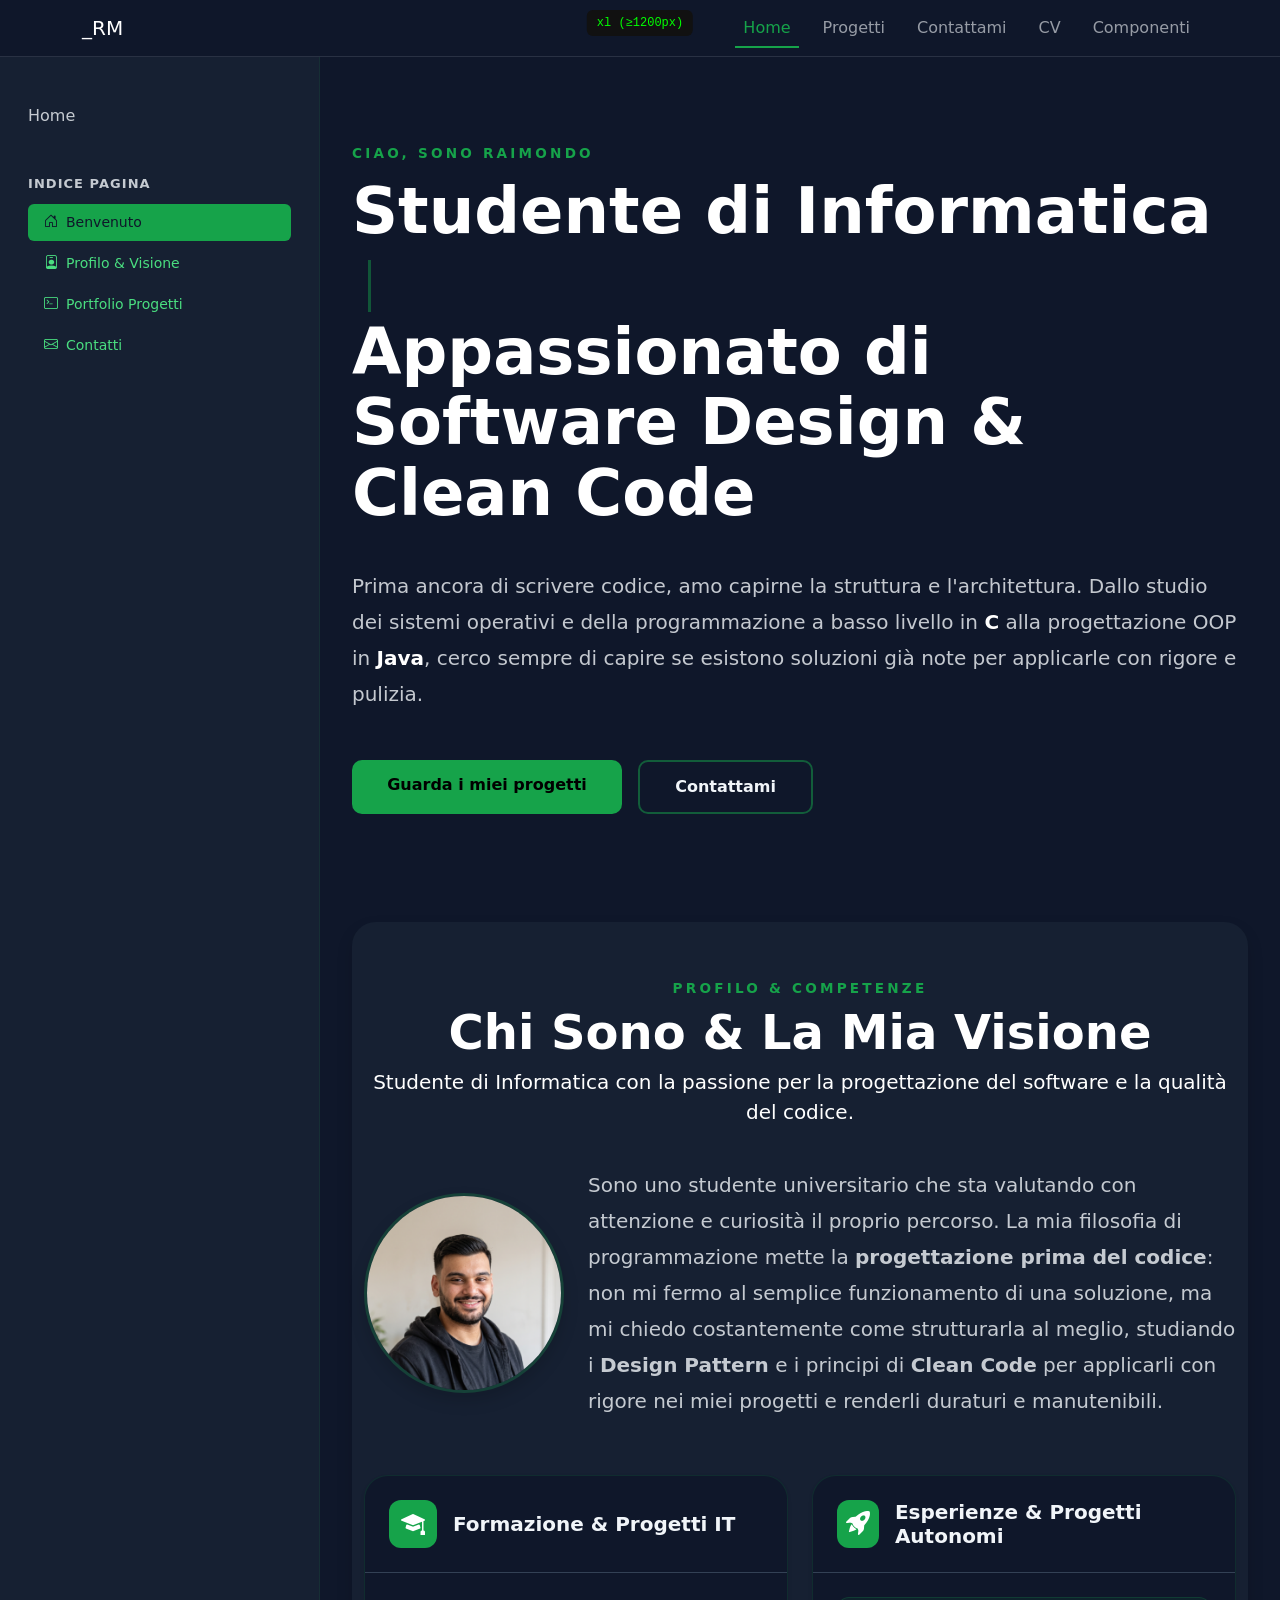
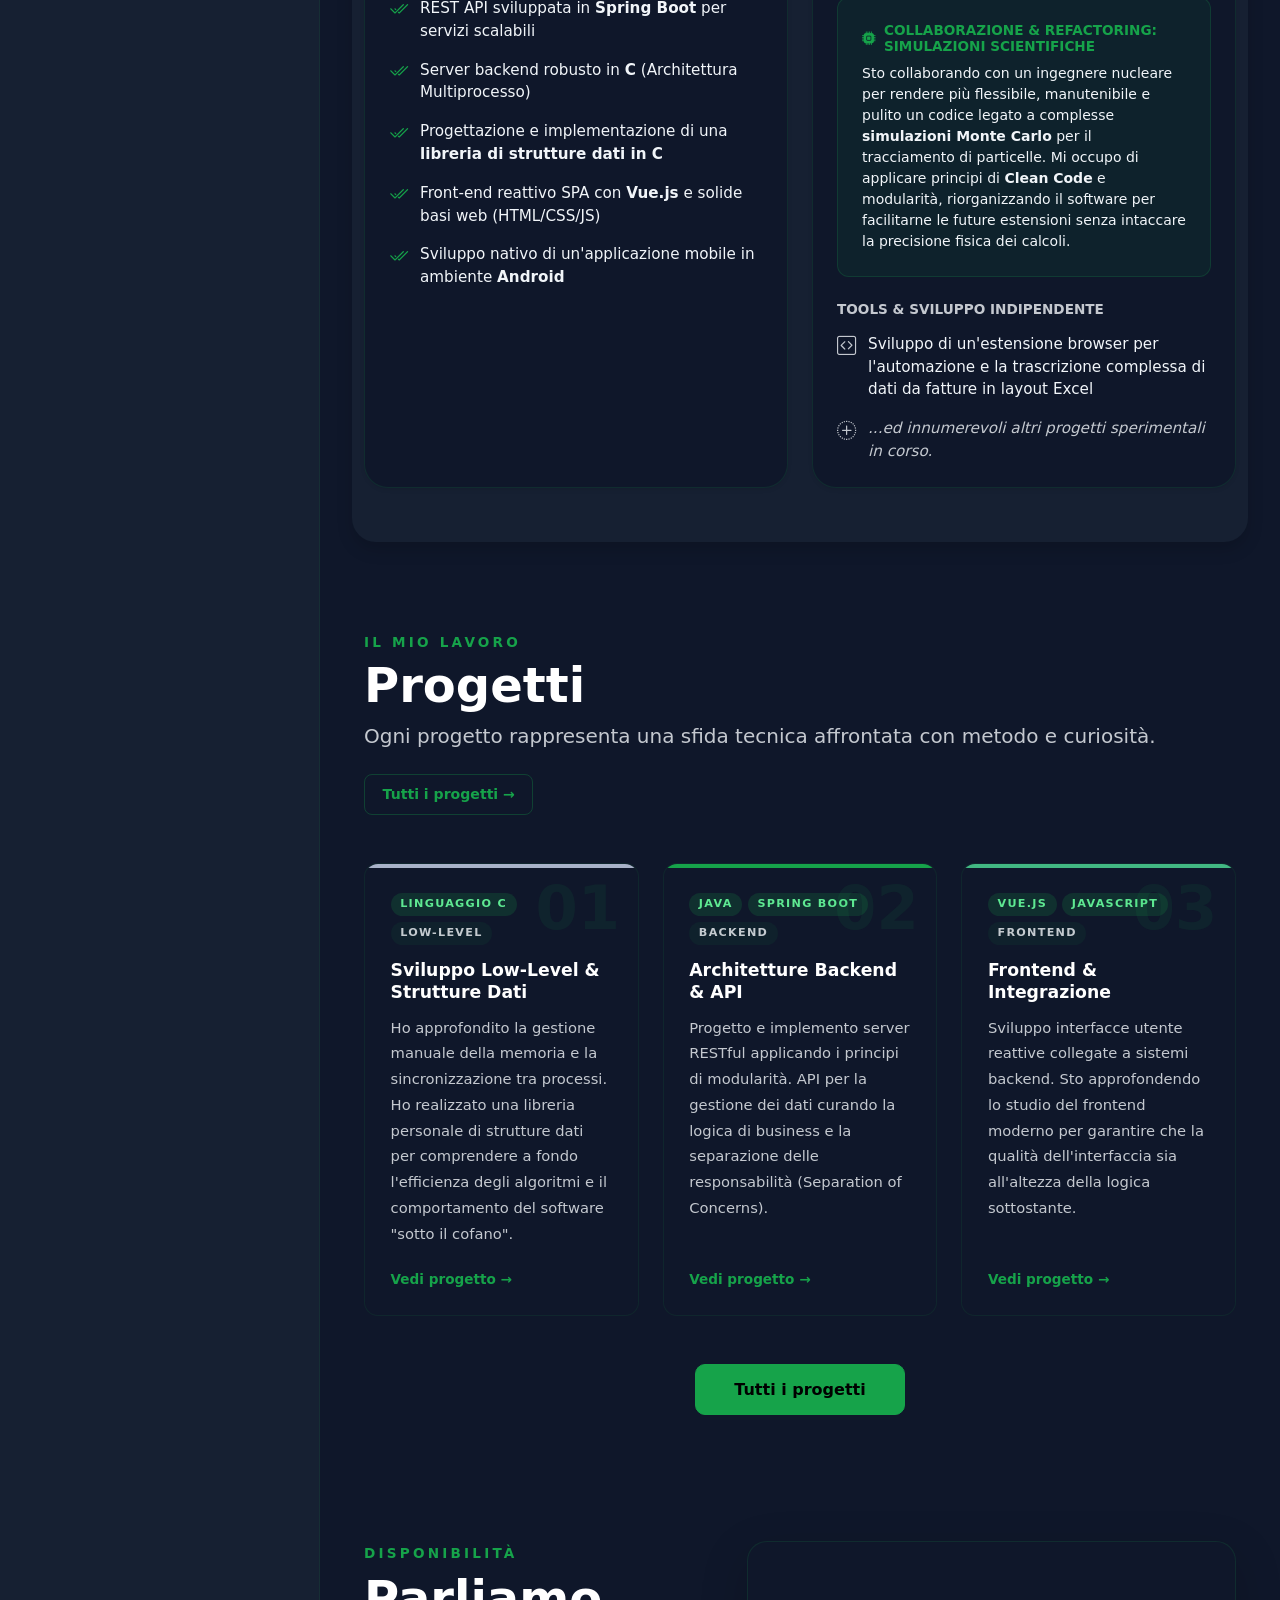
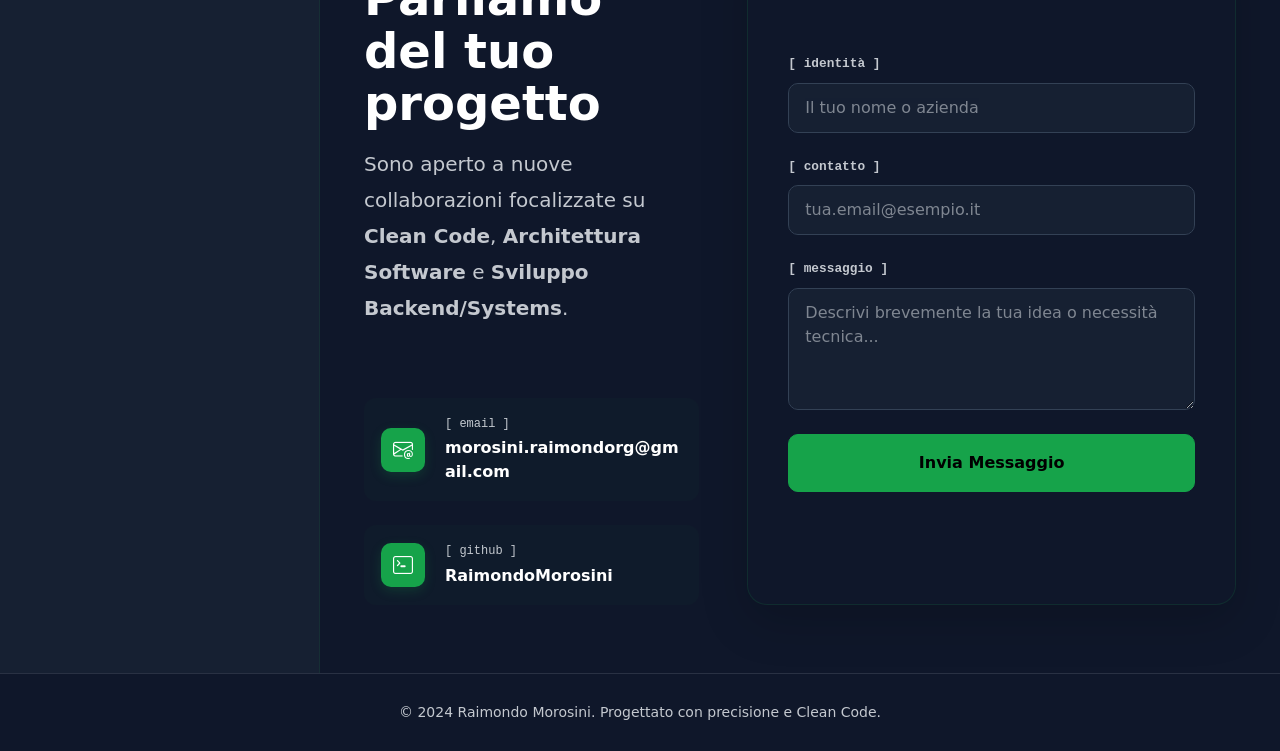
<file: index.html>
<!doctype html>
<html lang="it">
  <head>
    <meta charset="utf-8" />
    <meta name="viewport" content="width=device-width, initial-scale=1" />
    <title>Studente di Informatica - Raimondo Morosini</title>
    <meta
      name="description"
      content="Portfolio di Raimondo Morosini, Junior Software Developer specializzato in Clean Code e Design Patterns. Scopri i miei progetti Java, C e Vue.js."
    />
    <link
      rel="canonical"
      href="https://raimondomorosini.github.io/responsive-portfolio-bootstrap/"
    />

    <link rel="preconnect" href="https://cdn.jsdelivr.net" crossorigin />

    <link href="assets/css/style.css" rel="stylesheet" />

    <link
      rel="stylesheet"
      href="https://cdn.jsdelivr.net/npm/bootstrap-icons@1.13.1/font/bootstrap-icons.min.css"
    />
    <script
      defer
      src="https://cdn.jsdelivr.net/npm/bootstrap@5.3.8/dist/js/bootstrap.bundle.min.js"
    ></script>





    <meta name="theme-color" content="#111318" />

    <link rel="icon" type="image/x-icon" href="./assets/favicon/favicon.ico" />
    <link
      rel="icon"
      type="image/png"
      sizes="32x32"
      href="./assets/favicon/favicon-32x32.png"
    />
    <link
      rel="icon"
      type="image/png"
      sizes="16x16"
      href="./assets/favicon/favicon-16x16.png"
    />

    <link
      rel="apple-touch-icon"
      sizes="180x180"
      href="./assets/favicon/apple-touch-icon.png"
    />

    <link rel="manifest" href="./assets/favicon/site.webmanifest" />

    <meta property="og:type" content="website" />
    <meta
      property="og:url"
      content="https://raimondomorosini.github.io/responsive-portfolio-bootstrap/"
    />
    <meta
      property="og:title"
      content="Raimondo Morosini - Junior Software Developer"
    />
    <meta
      property="og:description"
      content="Appassionato di Clean Code & Design Patterns. Analizzo problemi, disegno schemi e scrivo codice manutenibile."
    />
    <meta
      property="og:image"
      content="https://raimondomorosini.github.io/responsive-portfolio-bootstrap/assets/img/og-image.png"
    />

    <meta property="twitter:card" content="summary_large_image" />
    <meta
      property="twitter:url"
      content="https://raimondomorosini.github.io/responsive-portfolio-bootstrap/"
    />
    <meta
      property="twitter:title"
      content="Raimondo Morosini - Junior Software Developer"
    />
    <meta
      property="twitter:description"
      content="Appassionato di Clean Code & Design Patterns. Analizzo problemi, disegno schemi e scrivo codice manutenibile."
    />
    <meta
      property="twitter:image"
      content="https://raimondomorosini.github.io/responsive-portfolio-bootstrap/assets/img/og-image.png"
    />

    <meta name="google-site-verification" content="jqnumigBTqJ3IXRle-d_pkZ7Vtcr_v7Mt3KGMdzn3Pk" />

    <script type="application/ld+json">
      {
        "@context": "https://schema.org",
        "@type": "Person",
        "name": "Raimondo Morosini",
        "jobTitle": "Junior Software Developer",
        "url": "https://raimondomorosini.github.io/responsive-portfolio-bootstrap/",
        "sameAs": ["https://github.com/RaimondoMorosini"],
        "description": "Junior Software Developer appassionato di Clean Code, Design Patterns e Architettura Software.",
        "knowsAbout": [
          "Java",
          "Spring Boot",
          "C",
          "Vue.js",
          "Clean Code",
          "Design Patterns"
        ]
      }
    </script>
  </head>
  <body data-bs-spy="scroll" data-bs-target="#sectionNav" data-bs-offset="120">
    <a
      href="#main-content"
      class="c-skip-link visually-hidden-focusable"
    >
      Salta al contenuto principale
    </a>

    <div class="devTest" aria-hidden="true"></div>

    <header class="sticky-top l-header">
      <div class="container">
        <nav class="navbar navbar-expand-lg" aria-label="Menu principale">
          <a class="navbar-brand d-flex align-items-center" href="./">
            <span>_RM</span>
          </a>

          <button
            class="navbar-toggler ms-auto"
            type="button"
            data-bs-toggle="collapse"
            data-bs-target="#mainNav"
            aria-controls="mainNav"
            aria-expanded="false"
            aria-label="Apri menu di navigazione"
          >
            <span class="navbar-toggler-icon"></span>
          </button>

          <div class="collapse navbar-collapse" id="mainNav">
            <ul class="navbar-nav ms-auto">
              <li class="nav-item">
                <a class="nav-link active" aria-current="page" href="./"
                  >Home</a
                >
              </li>
              <li class="nav-item">
                <a class="nav-link" href="progetti/">Progetti</a>
              </li>
              <li class="nav-item">
                <a class="nav-link" href="contatti/">Contattami</a>
              </li>
              <li class="nav-item">
                <a class="nav-link" href="cv/">CV</a>
              </li>
              <li class="nav-item">
                <a class="nav-link" href="laboratorio/">Componenti</a>
              </li>
            </ul>
          </div>
        </nav>
      </div>
    </header>
    <div class="container-fluid">
      <div class="row align-items-stretch">
        <aside
          class="l-sidebar col-12 col-lg-3"
          aria-label="Navigazione secondaria"
        >
          <div class="l-sidebar__inner">
            <nav aria-label="Percorso di navigazione">
              <ol class="breadcrumb m-0 small">
                <li
                  class="breadcrumb-item active text-truncate"
                  aria-current="page"
                >
                  Home
                </li>
              </ol>
            </nav>

            <div class="l-sidebar__section mt-4">
              <h3 id="sidebar-nav-title" class="l-sidebar__section-title">
                Indice Pagina
              </h3>
              <nav
                id="sectionNav"
                class="nav flex-column nav-pills small gap-1"
                aria-labelledby="sidebar-nav-title"
              >
                <a class="nav-link d-flex align-items-center px-3" href="#hero">
                  <i class="bi bi-house-door me-2" aria-hidden="true"></i>
                  Benvenuto
                </a>
                <a
                  class="nav-link d-flex align-items-center px-3"
                  href="#chi-sono"
                >
                  <i class="bi bi-person-badge me-2" aria-hidden="true"></i>
                  Profilo & Visione
                </a>
                <a
                  class="nav-link d-flex align-items-center px-3"
                  href="#projects"
                >
                  <i class="bi bi-terminal me-2" aria-hidden="true"></i>
                  Portfolio Progetti
                </a>
                <a
                  class="nav-link d-flex align-items-center px-3"
                  href="contatti/"
                >
                  <i class="bi bi-envelope me-2" aria-hidden="true"></i>
                  Contatti
                </a>
              </nav>
            </div>
          </div>
        </aside>

        <main
          id="main-content"
          class="l-main-content col-12 col-lg-9"
          tabindex="-1"
        >
          <section id="hero" class="c-hero" aria-labelledby="hero-title">
            <div class="c-hero__content">
              <header class="c-hero__header">
                <span class="c-hero__badge">Ciao, sono Raimondo</span>
                <h1 id="hero-title" class="c-hero__title">
                  Studente di Informatica
                  <span class="c-hero__title-divider" aria-hidden="true"></span>
                  <span class="c-hero__title-focus"
                    >Appassionato di Software Design & Clean Code</span
                  >
                </h1>
              </header>

              <p class="c-hero__description">
                Prima ancora di scrivere codice, amo capirne la struttura e l'architettura.
                Dallo studio dei sistemi operativi e della programmazione a basso livello in <strong>C</strong>
                alla progettazione OOP in <strong>Java</strong>, cerco sempre di capire se esistono soluzioni già note
                per applicarle con rigore e pulizia.
              </p>

              <div class="c-hero__actions">
                <a href="#projects" class="btn btn-primary c-btn-hero">
                  Guarda i miei progetti
                </a>

                <a
                  href="contatti/"
                  class="btn btn-outline-primary c-btn-hero c-btn-hero--secondary"
                >
                  Contattami
                </a>
              </div>
            </div>
          </section>

          <section
            class="c-about"
            id="chi-sono"
            aria-labelledby="about-heading"
          >
            <div class="container">
              <header class="c-about__header">
                <span class="c-about__badge">Profilo &amp; Competenze</span>
                <h2 id="about-heading" class="c-about__title">
                  Chi Sono &amp; La Mia Visione
                </h2>
                <p class="c-about__lead">
                  Studente di Informatica con la passione per la progettazione del software e la qualità del codice.
                </p>
              </header>

              <div class="c-about__profile row align-items-center g-4 justify-content-center">
                <div class="col-12 col-md-4 col-lg-3 text-center">
                  <img
                    src="assets/img/FotoProfilo.jpg"
                    alt="Ritratto di Raimondo Morosini"
                    class="c-about__image"
                    loading="lazy"
                    width="200"
                    height="200"
                  />
                </div>
                <div class="col-12 col-md-8 col-lg-9">
                  <p class="c-about__description">
                    Sono uno studente universitario che sta valutando con attenzione e curiosità il proprio percorso.
                    La mia filosofia di programmazione mette la <strong>progettazione prima del codice</strong>:
                    non mi fermo al semplice funzionamento di una soluzione, ma mi chiedo costantemente come strutturarla al meglio,
                    studiando i <strong>Design Pattern</strong> e i principi di <strong>Clean Code</strong> per applicarli con rigore
                    nei miei progetti e renderli duraturi e manutenibili.
                  </p>
                </div>
              </div>

              <div class="row g-4">
                <div class="col-12 col-lg-6">
                  <article class="c-feature-card">
                    <div class="c-feature-card__header">
                      <div class="c-feature-card__icon-box">
                        <i
                          class="bi bi-mortarboard-fill"
                          aria-hidden="true"
                        ></i>
                      </div>
                      <h3 class="c-feature-card__title">
                        Formazione & Progetti IT
                      </h3>
                    </div>
                    <div class="c-feature-card__body">
                      <ul class="c-feature-card__list">
                        <li class="c-feature-card__item">
                          <i class="bi bi-check2-all" aria-hidden="true"></i>
                          <span
                            >REST API sviluppata in
                            <strong>Spring Boot</strong> per servizi
                            scalabili</span
                          >
                        </li>
                        <li class="c-feature-card__item">
                          <i class="bi bi-check2-all" aria-hidden="true"></i>
                          <span
                            >Server backend robusto in
                            <strong>C</strong> (Architettura
                            Multiprocesso)</span
                          >
                        </li>
                        <li class="c-feature-card__item">
                          <i class="bi bi-check2-all" aria-hidden="true"></i>
                          <span
                            >Progettazione e implementazione di una
                            <strong
                              >libreria di strutture dati in C</strong
                            ></span
                          >
                        </li>
                        <li class="c-feature-card__item">
                          <i class="bi bi-check2-all" aria-hidden="true"></i>
                          <span
                            >Front-end reattivo SPA con
                            <strong>Vue.js</strong> e solide basi web
                            (HTML/CSS/JS)</span
                          >
                        </li>
                        <li class="c-feature-card__item">
                          <i class="bi bi-check2-all" aria-hidden="true"></i>
                          <span
                            >Sviluppo nativo di un'applicazione mobile in
                            ambiente <strong>Android</strong></span
                          >
                        </li>
                      </ul>
                    </div>
                  </article>
                </div>

                <div class="col-12 col-lg-6">
                  <article class="c-feature-card">
                    <div class="c-feature-card__header">
                      <div class="c-feature-card__icon-box">
                        <i
                          class="bi bi-rocket-takeoff-fill"
                          aria-hidden="true"
                        ></i>
                      </div>
                      <h3 class="c-feature-card__title">
                        Esperienze & Progetti Autonomi
                      </h3>
                    </div>
                    <div class="c-feature-card__body">
                      <div class="c-feature-card__highlight">
                        <h4 class="c-feature-card__sub-title">
                          <i class="bi bi-cpu-fill" aria-hidden="true"></i>
                          Collaborazione &amp; Refactoring: Simulazioni Scientifiche
                        </h4>
                        <p class="c-feature-card__text--small">
                          Sto collaborando con un ingegnere nucleare per rendere più flessibile, manutenibile e pulito
                          un codice legato a complesse <strong>simulazioni Monte Carlo</strong> per il tracciamento di particelle.
                          Mi occupo di applicare principi di <strong>Clean Code</strong> e modularità,
                          riorganizzando il software per facilitarne le future estensioni senza intaccare la precisione fisica dei calcoli.
                        </p>
                      </div>

                      <div>
                        <h4 class="c-feature-card__extra-title">
                          Tools & Sviluppo Indipendente
                        </h4>
                        <ul class="c-feature-card__list">
                          <li class="c-feature-card__item">
                            <i
                              class="bi bi-code-square c-feature-card__icon--secondary"
                              aria-hidden="true"
                            ></i>
                            <span
                              >Sviluppo di un'estensione browser per
                              l'automazione e la trascrizione complessa di dati
                              da fatture in layout Excel</span
                            >
                          </li>
                          <li
                            class="c-feature-card__item c-feature-card__item--muted"
                          >
                            <i
                              class="bi bi-plus-circle-dotted"
                              aria-hidden="true"
                            ></i>
                            <span
                              >...ed innumerevoli altri progetti sperimentali in
                              corso.</span
                            >
                          </li>
                        </ul>
                      </div>
                    </div>
                  </article>
                </div>
              </div>
            </div>
          </section>
          <section
            id="projects"
            class="c-projects"
            aria-labelledby="projects-heading"
          >
            <div class="container">
              <div class="c-projects__header mb-5">
                <div class="c-projects__header-text">
                  <span class="c-projects__badge">Il mio lavoro</span>
                  <h2 id="projects-heading" class="c-projects__title">
                    Progetti
                  </h2>
                  <p class="c-projects__subtitle">
                    Ogni progetto rappresenta una sfida tecnica affrontata con
                    metodo e curiosità.
                  </p>
                </div>
                <a href="progetti/" class="c-projects__cta-top"
                  >Tutti i progetti <span aria-hidden="true">→</span></a
                >
              </div>

              <div class="row g-4">
                <div class="col-12 col-md-6 col-lg-4">
                  <article class="c-project-card c-project-card--c">
                    <div class="c-project-card__accent-bar"></div>
                    <div class="c-project-card__body">
                      <div class="c-project-card__tags">
                        <span
                          class="c-project-card__tag c-project-card__tag--primary"
                          >Linguaggio C</span
                        >
                        <span
                          class="c-project-card__tag c-project-card__tag--muted"
                          >Low-Level</span
                        >
                      </div>
                      <h3 class="c-project-card__title">
                        Sviluppo Low-Level & Strutture Dati
                      </h3>
                      <p class="c-project-card__desc">
                        Ho approfondito la gestione manuale della memoria e la
                        sincronizzazione tra processi. Ho realizzato una
                        libreria personale di strutture dati per comprendere a
                        fondo l'efficienza degli algoritmi e il comportamento
                        del software "sotto il cofano".
                      </p>
                      <a
                        href="progetti/c-library/"
                        class="c-project-card__link"
                      >
                        Vedi progetto
                        <span class="visually-hidden"
                          >Sviluppo Low-Level e Strutture Dati</span
                        >
                        <span
                          class="c-project-card__link-arrow"
                          aria-hidden="true"
                          >→</span
                        >
                      </a>
                    </div>
                  </article>
                </div>

                <div class="col-12 col-md-6 col-lg-4">
                  <article class="c-project-card c-project-card--java">
                    <div class="c-project-card__accent-bar"></div>
                    <div class="c-project-card__body">
                      <div class="c-project-card__tags">
                        <span
                          class="c-project-card__tag c-project-card__tag--primary"
                          >Java</span
                        >
                        <span
                          class="c-project-card__tag c-project-card__tag--primary"
                          >Spring Boot</span
                        >
                        <span
                          class="c-project-card__tag c-project-card__tag--muted"
                          >Backend</span
                        >
                      </div>
                      <h3 class="c-project-card__title">
                        Architetture Backend & API
                      </h3>
                      <p class="c-project-card__desc">
                        Progetto e implemento server RESTful applicando i
                        principi di modularità. API per la gestione dei dati
                        curando la logica di business e la separazione delle
                        responsabilità (Separation of Concerns).
                      </p>
                      <a
                        href="progetti/spring-api/"
                        class="c-project-card__link"
                      >
                        Vedi progetto
                        <span class="visually-hidden"
                          >Architetture Backend e API</span
                        >
                        <span
                          class="c-project-card__link-arrow"
                          aria-hidden="true"
                          >→</span
                        >
                      </a>
                    </div>
                  </article>
                </div>

                <div class="col-12 col-md-6 col-lg-4 mx-md-auto">
                  <article class="c-project-card c-project-card--vue">
                    <div class="c-project-card__accent-bar"></div>
                    <div class="c-project-card__body">
                      <div class="c-project-card__tags">
                        <span
                          class="c-project-card__tag c-project-card__tag--primary"
                          >Vue.js</span
                        >
                        <span
                          class="c-project-card__tag c-project-card__tag--primary"
                          >JavaScript</span
                        >
                        <span
                          class="c-project-card__tag c-project-card__tag--muted"
                          >Frontend</span
                        >
                      </div>
                      <h3 class="c-project-card__title">
                        Frontend & Integrazione
                      </h3>
                      <p class="c-project-card__desc">
                        Sviluppo interfacce utente reattive collegate a sistemi
                        backend. Sto approfondendo lo studio del frontend
                        moderno per garantire che la qualità dell'interfaccia
                        sia all'altezza della logica sottostante.
                      </p>
                      <a
                        href="progetti/vue-frontend/"
                        class="c-project-card__link"
                      >
                        Vedi progetto
                        <span class="visually-hidden"
                          >Frontend e Integrazione</span
                        >
                        <span
                          class="c-project-card__link-arrow"
                          aria-hidden="true"
                          >→</span
                        >
                      </a>
                    </div>
                  </article>
                </div>
              </div>

              <div class="c-projects__actions text-center mt-5">
                <a
                  href="progetti/"
                  class="btn btn-primary c-projects__cta-main"
                >
                  Tutti i progetti
                </a>
              </div>
            </div>
          </section>

          <section
            id="contact"
            class="c-contact"
            aria-labelledby="contact-heading"
          >
            <div class="container">
              <div class="row g-5 align-items-stretch">
                <div class="col-12 col-lg-5">
                  <div class="c-contact__info">
                    <div class="row g-4 align-items-center">
                      <div class="col-12 col-md-6 col-lg-12">
                        <header class="mb-4">
                          <span class="c-contact__badge">Disponibilità</span>
                          <h2 id="contact-heading" class="c-contact__title">
                            Parliamo del tuo progetto
                          </h2>
                          <p class="c-contact__description">
                            Sono aperto a nuove collaborazioni focalizzate su
                            <strong>Clean Code</strong>,
                            <strong>Architettura Software</strong> e
                            <strong>Sviluppo Backend/Systems</strong>.
                          </p>
                        </header>
                      </div>

                      <div class="col-12 col-md-6 col-lg-12">
                        <div class="c-contact__channels">
                          <div class="c-contact__node">
                            <div class="c-contact__node-icon">
                              <i
                                class="bi bi-envelope-at"
                                aria-hidden="true"
                              ></i>
                            </div>
                            <div class="c-contact__node-body">
                              <span class="c-contact__node-label"
                                >[ email ]</span
                              >
                              <a
                                href="mailto:morosini.raimondorg@gmail.com"
                                class="c-contact__node-link"
                              >
                                morosini.raimondorg@gmail.com
                              </a>
                            </div>
                          </div>

                          <div class="c-contact__node">
                            <div class="c-contact__node-icon">
                              <i class="bi bi-terminal" aria-hidden="true"></i>
                            </div>
                            <div class="c-contact__node-body">
                              <span class="c-contact__node-label"
                                >[ github ]</span
                              >
                              <a
                                href="https://github.com/RaimondoMorosini"
                                class="c-contact__node-link"
                                >RaimondoMorosini</a
                              >
                            </div>
                          </div>
                        </div>
                      </div>
                    </div>
                  </div>
                </div>

                <div class="col-12 col-lg-7">
                  <div class="c-contact__card">
                    <form
                      aria-label="Modulo di contatto"
                      action="https://formspree.io/f/mykapdvj"
                      method="POST"
                    >
                      <div class="c-contact__group mb-4">
                        <label class="c-contact__label" for="contact_name"
                          >[ identità ]</label
                        >
                        <input
                          id="contact_name"
                          name="from_name"
                          type="text"
                          class="form-control c-contact__input"
                          placeholder="Il tuo nome o azienda"
                          autocomplete="name"
                          required
                        />
                      </div>

                      <div class="c-contact__group mb-4">
                        <label class="c-contact__label" for="contact_email"
                          >[ contatto ]</label
                        >
                        <input
                          id="contact_email"
                          name="email"
                          type="email"
                          class="form-control c-contact__input"
                          placeholder="tua.email@esempio.it"
                          autocomplete="email"
                          required
                        />
                      </div>

                      <div class="c-contact__group mb-4">
                        <label class="c-contact__label" for="contact_message"
                          >[ messaggio ]</label
                        >
                        <textarea
                          id="contact_message"
                          name="message"
                          class="form-control c-contact__input"
                          rows="4"
                          placeholder="Descrivi brevemente la tua idea o necessità tecnica..."
                          required
                        ></textarea>
                      </div>

                      <button
                        type="submit"
                        class="btn btn-primary c-contact__btn-submit"
                      >
                        Invia Messaggio
                      </button>
                    </form>
                  </div>
                </div>
              </div>
            </div>
          </section>
        </main>
      </div>
    </div>

    <footer class="l-footer">
      <div class="container">
        <p>
          &copy; 2024 Raimondo Morosini. Progettato con precisione e Clean Code.
        </p>
      </div>
    </footer>


  </body>
</html>
</file>
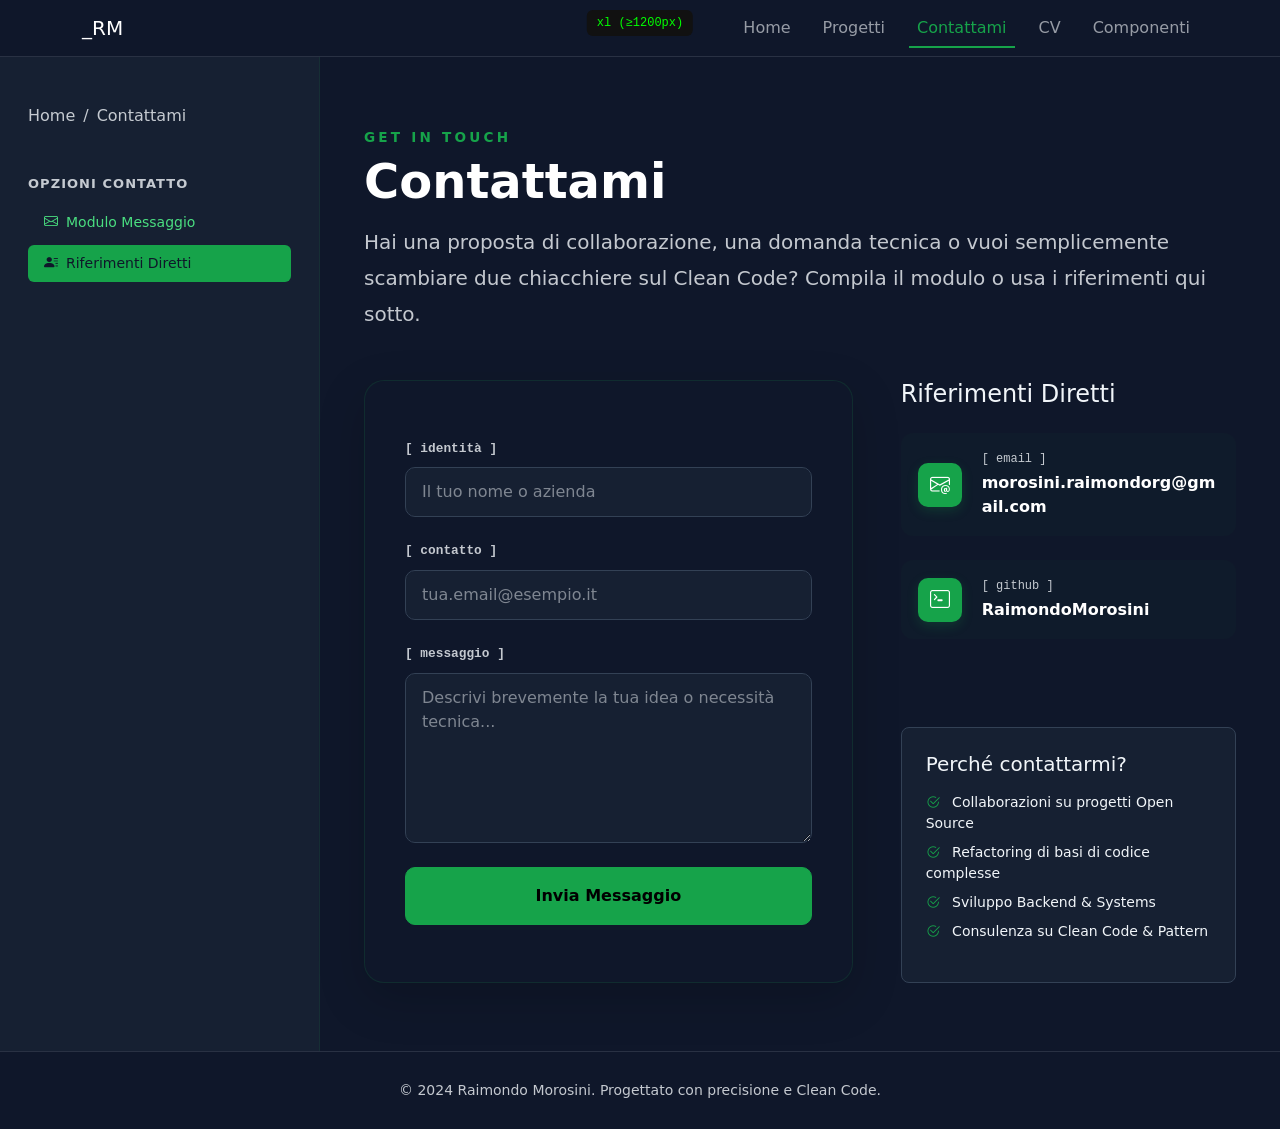
<file: contatti/index.html>
<!doctype html>
<html lang="it">
  <head>
    <meta charset="utf-8" />
    <meta name="viewport" content="width=device-width, initial-scale=1" />
    <title>Contattami - Raimondo Morosini</title>
    <meta
      name="description"
      content="Contatta Raimondo Morosini per collaborazioni su Clean Code, Architettura Software e Sviluppo Backend."
    />
    <link
      rel="canonical"
      href="https://raimondomorosini.github.io/responsive-portfolio-bootstrap/contatti/"
    />

    <link rel="preconnect" href="https://cdn.jsdelivr.net" crossorigin />

    <link href="../assets/css/style.css" rel="stylesheet" />

    <link
      rel="stylesheet"
      href="https://cdn.jsdelivr.net/npm/bootstrap-icons@1.13.1/font/bootstrap-icons.min.css"
    />
    <script
      defer
      src="https://cdn.jsdelivr.net/npm/bootstrap@5.3.8/dist/js/bootstrap.bundle.min.js"
    ></script>



    <meta name="theme-color" content="#111318" />

    <link rel="icon" type="image/x-icon" href="../assets/favicon/favicon.ico" />
    <link
      rel="icon"
      type="image/png"
      sizes="32x32"
      href="../assets/favicon/favicon-32x32.png"
    />
    <link
      rel="icon"
      type="image/png"
      sizes="16x16"
      href="../assets/favicon/favicon-16x16.png"
    />

    <link
      rel="apple-touch-icon"
      sizes="180x180"
      href="../assets/favicon/apple-touch-icon.png"
    />

    <link rel="manifest" href="../assets/favicon/site.webmanifest" />

    <meta property="og:type" content="website" />
    <meta
      property="og:url"
      content="https://raimondomorosini.github.io/responsive-portfolio-bootstrap/contatti/"
    />
    <meta property="og:title" content="Contattami - Raimondo Morosini" />
    <meta
      property="og:description"
      content="Hai un'idea o una necessità tecnica? Contattami per una collaborazione focalizzata su Clean Code e Architettura Software."
    />
    <meta
      property="og:image"
      content="https://raimondomorosini.github.io/responsive-portfolio-bootstrap/assets/img/og-image.png"
    />

    <meta property="twitter:card" content="summary_large_image" />
    <meta
      property="twitter:url"
      content="https://raimondomorosini.github.io/responsive-portfolio-bootstrap/contatti/"
    />
    <meta property="twitter:title" content="Contattami - Raimondo Morosini" />
    <meta
      property="twitter:description"
      content="Hai un'idea o una necessità tecnica? Contattami per una collaborazione focalizzata su Clean Code e Architettura Software."
    />
    <meta
      property="twitter:image"
      content="https://raimondomorosini.github.io/responsive-portfolio-bootstrap/assets/img/og-image.png"
    />
  </head>
  <body
    data-bs-spy="scroll"
    data-bs-target="#sectionNav"
    data-bs-offset="120"
  >
    <a
      href="#contact-content"
      class="c-skip-link visually-hidden-focusable"
    >
      Salta al contenuto principale
    </a>

    <div class="devTest" aria-hidden="true"></div>

    <header class="sticky-top l-header">
      <div class="container">
        <nav class="navbar navbar-expand-lg" aria-label="Menu principale">
          <a class="navbar-brand d-flex align-items-center" href="../">
            <span>_RM</span>
          </a>

          <button
            class="navbar-toggler ms-auto"
            type="button"
            data-bs-toggle="collapse"
            data-bs-target="#mainNav"
            aria-controls="mainNav"
            aria-expanded="false"
            aria-label="Apri menu di navigazione"
          >
            <span class="navbar-toggler-icon"></span>
          </button>

          <div class="collapse navbar-collapse" id="mainNav">
            <ul class="navbar-nav ms-auto">
              <li class="nav-item">
                <a class="nav-link" href="../">Home</a>
              </li>
              <li class="nav-item">
                <a class="nav-link" href="../progetti/">Progetti</a>
              </li>
              <li class="nav-item">
                <a class="nav-link active" aria-current="page" href="./"
                  >Contattami</a
                >
              </li>
              <li class="nav-item">
                <a class="nav-link" href="../cv/">CV</a>
              </li>
              <li class="nav-item">
                <a class="nav-link" href="../laboratorio/">Componenti</a>
              </li>
            </ul>
          </div>
        </nav>
      </div>
    </header>
    <div class="container-fluid">
      <div class="row align-items-stretch">
        <aside
          class="l-sidebar col-12 col-lg-3"
          aria-label="Navigazione secondaria"
        >
          <div class="l-sidebar__inner">
            <nav aria-label="Percorso di navigazione">
              <ol class="breadcrumb m-0 small">
                <li class="breadcrumb-item">
                  <a href="../" class="text-decoration-none text-muted">Home</a>
                </li>
                <li
                  class="breadcrumb-item active text-truncate"
                  aria-current="page"
                >
                  Contattami
                </li>
              </ol>
            </nav>

            <div class="l-sidebar__section mt-4">
              <h3 id="sidebar-nav-title" class="l-sidebar__section-title">
                Opzioni Contatto
              </h3>
              <nav
                id="sectionNav"
                class="nav flex-column nav-pills small gap-1"
                aria-labelledby="sidebar-nav-title"
              >
                <a
                  class="nav-link d-flex align-items-center px-3"
                  href="#contact-content"
                >
                  <i class="bi bi-envelope me-2" aria-hidden="true"></i> Modulo
                  Messaggio
                </a>
                <a
                  class="nav-link d-flex align-items-center px-3"
                  href="#direct-contacts"
                >
                  <i class="bi bi-person-lines-fill me-2" aria-hidden="true"></i>
                  Riferimenti Diretti
                </a>
              </nav>
            </div>
          </div>
        </aside>

        <main id="contact-content" class="l-main-content col-12 col-lg-9" tabindex="-1">
          <section
            class="c-contact"
            aria-labelledby="contact-page-heading"
          >
            <div class="container">
              <header class="mb-5">
                <span class="c-contact__badge">Get in touch</span>
                <h1 id="contact-page-heading" class="c-contact__title">
                  Contattami
                </h1>
                <p class="c-contact__description">
                  Hai una proposta di collaborazione, una domanda tecnica o vuoi
                  semplicemente scambiare due chiacchiere sul Clean Code? Compila
                  il modulo o usa i riferimenti qui sotto.
                </p>
              </header>

              <div class="row g-5">
                <div class="col-12 col-lg-7">
                  <div class="c-contact__card">
                    <form
                      id="contact-form"
                      aria-label="Modulo di contatto"
                      action="https://formspree.io/f/mykapdvj"
                      method="POST"
                    >
                      <div class="c-contact__group mb-4">
                        <label class="c-contact__label" for="contact_name"
                          >[ identità ]</label
                        >
                        <input
                          id="contact_name"
                          name="from_name"
                          type="text"
                          class="form-control c-contact__input"
                          placeholder="Il tuo nome o azienda"
                          autocomplete="name"
                          required
                        />
                      </div>

                      <div class="c-contact__group mb-4">
                        <label class="c-contact__label" for="contact_email"
                          >[ contatto ]</label
                        >
                        <input
                          id="contact_email"
                          name="email"
                          type="email"
                          class="form-control c-contact__input"
                          placeholder="tua.email@esempio.it"
                          autocomplete="email"
                          required
                        />
                      </div>

                      <div class="c-contact__group mb-4">
                        <label class="c-contact__label" for="contact_message"
                          >[ messaggio ]</label
                        >
                        <textarea
                          id="contact_message"
                          name="message"
                          class="form-control c-contact__input"
                          rows="6"
                          placeholder="Descrivi brevemente la tua idea o necessità tecnica..."
                          required
                        ></textarea>
                      </div>

                      <button
                        type="submit"
                        class="btn btn-primary c-contact__btn-submit"
                      >
                        Invia Messaggio
                      </button>
                    </form>
                  </div>
                </div>

                <section class="col-12 col-lg-5" id="direct-contacts" aria-labelledby="direct-contacts-heading">
                  <div class="c-contact__info">
                    <h2 id="direct-contacts-heading" class="h4 mb-4">Riferimenti Diretti</h2>
                    <address class="c-contact__channels">
                      <div class="c-contact__node mb-4">
                        <div class="c-contact__node-icon">
                          <i class="bi bi-envelope-at" aria-hidden="true"></i>
                        </div>
                        <div class="c-contact__node-body">
                          <span class="c-contact__node-label">[ email ]</span>
                          <a
                            href="mailto:morosini.raimondorg@gmail.com"
                            class="c-contact__node-link"
                          >
                            morosini.raimondorg@gmail.com
                          </a>
                        </div>
                      </div>

                      <div class="c-contact__node mb-4">
                        <div class="c-contact__node-icon">
                          <i class="bi bi-terminal" aria-hidden="true"></i>
                        </div>
                        <div class="c-contact__node-body">
                          <span class="c-contact__node-label">[ github ]</span>
                          <a
                            href="https://github.com/RaimondoMorosini"
                            class="c-contact__node-link"
                            >RaimondoMorosini</a
                          >
                        </div>
                      </div>
                    </address>

                    <div class="mt-5 p-4 bg-body-tertiary rounded-3 border">
                      <h3 class="h5 mb-3">Perché contattarmi?</h3>
                      <ul class="list-unstyled small gap-2 d-flex flex-column">
                        <li>
                          <i class="bi bi-check2-circle text-primary me-2"></i>
                          Collaborazioni su progetti Open Source
                        </li>
                        <li>
                          <i class="bi bi-check2-circle text-primary me-2"></i>
                          Refactoring di basi di codice complesse
                        </li>
                        <li>
                          <i class="bi bi-check2-circle text-primary me-2"></i>
                          Sviluppo Backend & Systems
                        </li>
                        <li>
                          <i class="bi bi-check2-circle text-primary me-2"></i>
                          Consulenza su Clean Code & Pattern
                        </li>
                      </ul>
                    </div>
                  </div>
                </section>
              </div>
            </div>
          </section>
        </main>
      </div>
    </div>

    <footer class="l-footer">
      <div class="container">
        <p>
          &copy; 2024 Raimondo Morosini. Progettato con precisione e Clean Code.
        </p>
      </div>
    </footer>
  </body>
</html>
</file>
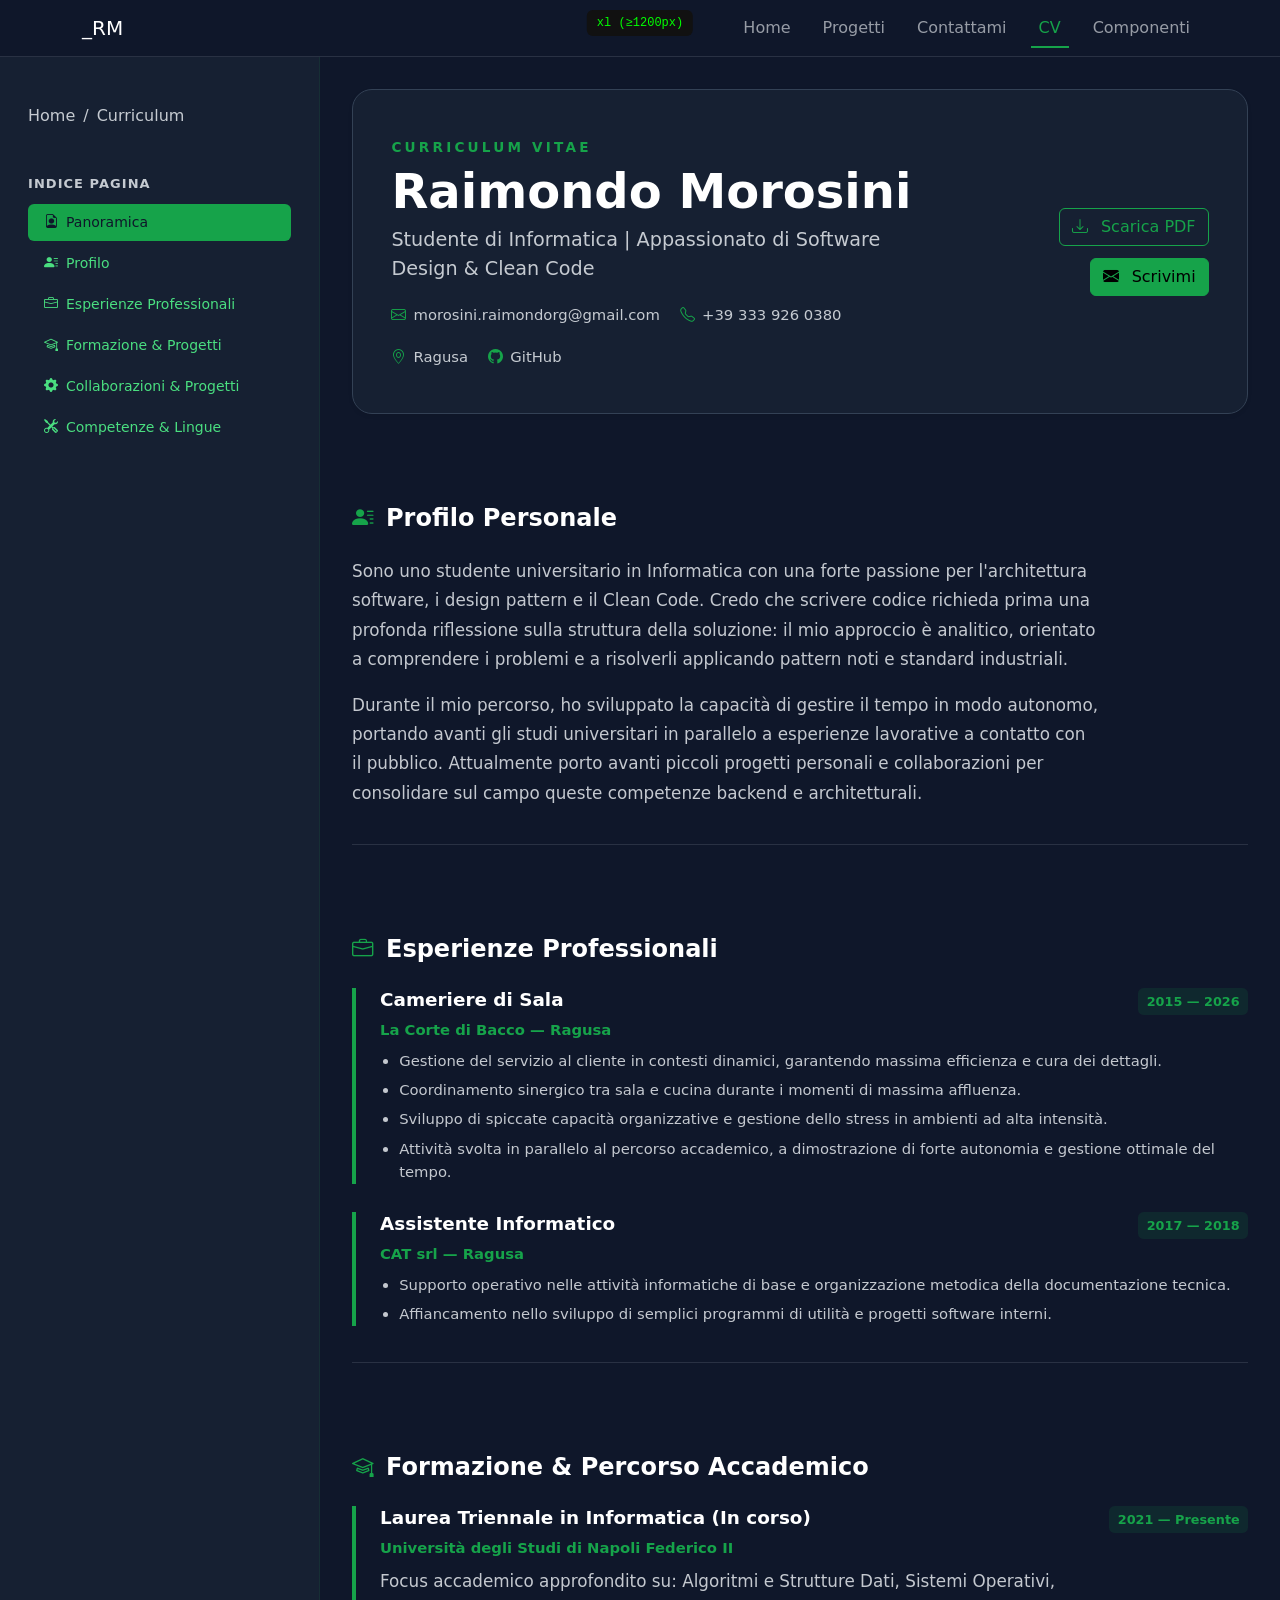
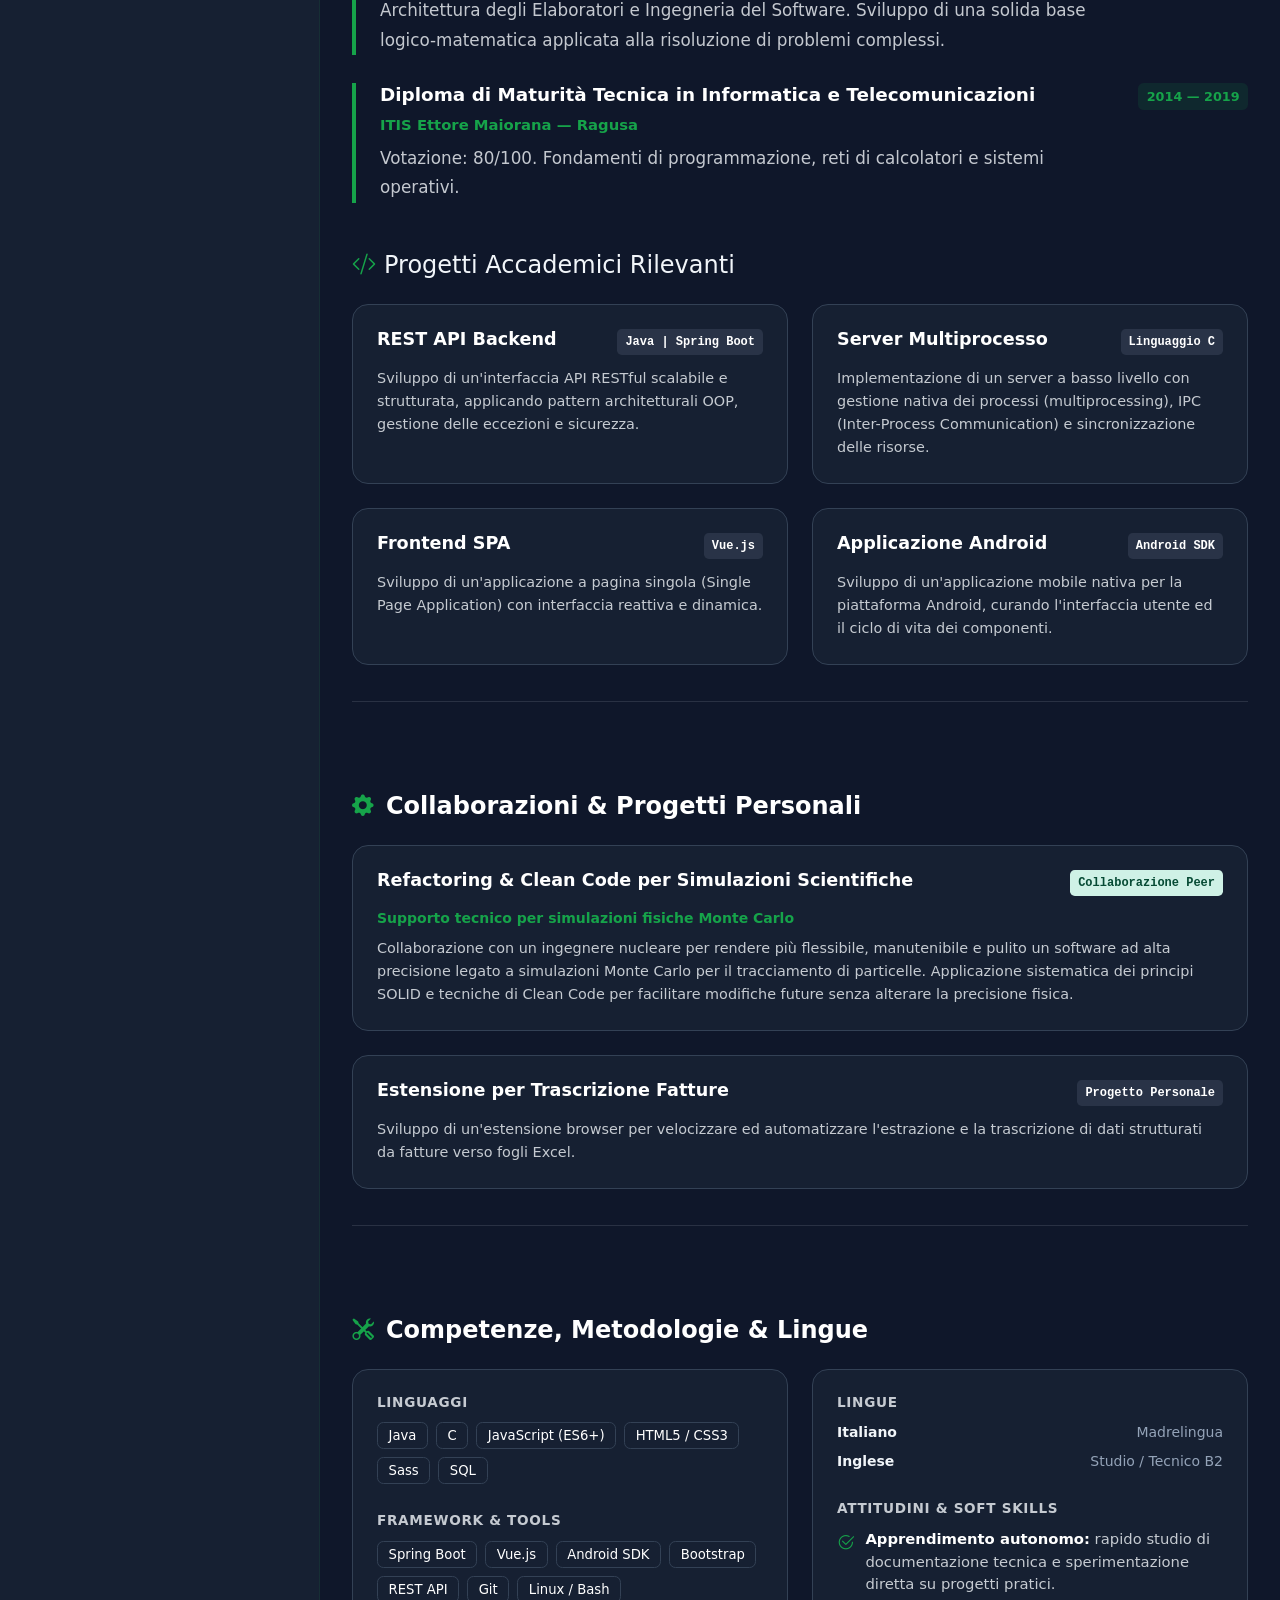
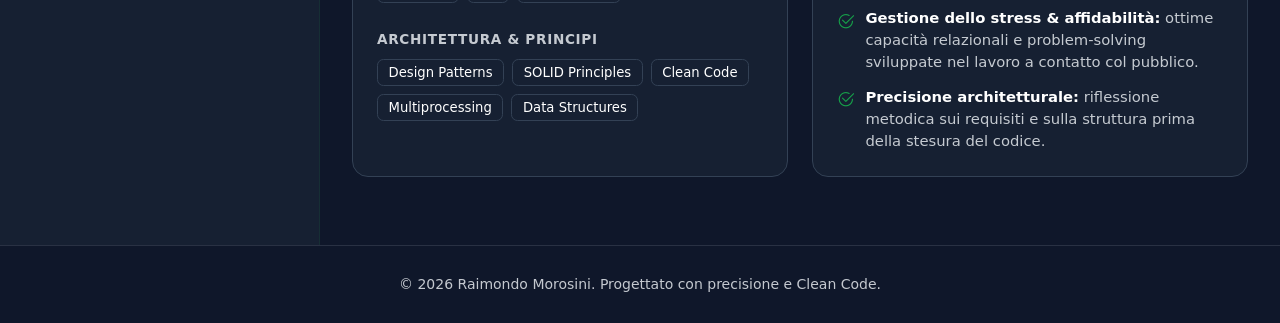
<file: cv/index.html>
<!doctype html>
<html lang="it">
  <head>
    <meta charset="utf-8" />
    <meta name="viewport" content="width=device-width, initial-scale=1" />
    <title>Curriculum - Raimondo Morosini</title>
    <meta
      name="description"
      content="Il percorso formativo e professionale di Raimondo Morosini. Esperienze in Java, C, Vue.js e Clean Code."
    />
    <link
      rel="canonical"
      href="https://raimondomorosini.github.io/responsive-portfolio-bootstrap/cv/"
    />

    <link rel="preconnect" href="https://cdn.jsdelivr.net" crossorigin />

    <link href="../assets/css/style.css" rel="stylesheet" />

    <link
      rel="stylesheet"
      href="https://cdn.jsdelivr.net/npm/bootstrap-icons@1.13.1/font/bootstrap-icons.min.css"
    />
    <script
      defer
      src="https://cdn.jsdelivr.net/npm/bootstrap@5.3.8/dist/js/bootstrap.bundle.min.js"
    ></script>

    <meta name="theme-color" content="#111318" />

    <link rel="icon" type="image/x-icon" href="../assets/favicon/favicon.ico" />
    <link
      rel="icon"
      type="image/png"
      sizes="32x32"
      href="../assets/favicon/favicon-32x32.png"
    />
    <link
      rel="icon"
      type="image/png"
      sizes="16x16"
      href="../assets/favicon/favicon-16x16.png"
    />

    <link
      rel="apple-touch-icon"
      sizes="180x180"
      href="../assets/favicon/apple-touch-icon.png"
    />

    <link rel="manifest" href="../assets/favicon/site.webmanifest" />

    <meta property="og:type" content="website" />
    <meta
      property="og:url"
      content="https://raimondomorosini.github.io/responsive-portfolio-bootstrap/cv/"
    />
    <meta property="og:title" content="Curriculum Vitae - Raimondo Morosini" />
    <meta
      property="og:description"
      content="Percorso accademico e professionale di Raimondo Morosini, Junior Software Developer appassionato di Clean Code."
    />
    <meta
      property="og:image"
      content="https://raimondomorosini.github.io/responsive-portfolio-bootstrap/assets/img/og-image.png"
    />

    <meta property="twitter:card" content="summary_large_image" />
    <meta
      property="twitter:url"
      content="https://raimondomorosini.github.io/responsive-portfolio-bootstrap/cv/"
    />
    <meta
      property="twitter:title"
      content="Curriculum Vitae - Raimondo Morosini"
    />
    <meta
      property="twitter:description"
      content="Percorso accademico e professionale di Raimondo Morosini, Junior Software Developer appassionato di Clean Code."
    />
    <meta
      property="twitter:image"
      content="https://raimondomorosini.github.io/responsive-portfolio-bootstrap/assets/img/og-image.png"
    />
  </head>
  <body data-bs-spy="scroll" data-bs-target="#sectionNav" data-bs-offset="120">
    <a
      href="#main-content"
      class="c-skip-link visually-hidden-focusable"
    >
      Salta al contenuto principale
    </a>

    <div class="devTest" aria-hidden="true"></div>

    <header class="sticky-top l-header">
      <div class="container">
        <nav class="navbar navbar-expand-lg" aria-label="Menu principale">
          <a class="navbar-brand d-flex align-items-center" href="../">
            <span>_RM</span>
          </a>

          <button
            class="navbar-toggler ms-auto"
            type="button"
            data-bs-toggle="collapse"
            data-bs-target="#mainNav"
            aria-controls="mainNav"
            aria-expanded="false"
            aria-label="Apri menu di navigazione"
          >
            <span class="navbar-toggler-icon"></span>
          </button>

          <div class="collapse navbar-collapse" id="mainNav">
            <ul class="navbar-nav ms-auto">
              <li class="nav-item">
                <a class="nav-link" href="../">Home</a>
              </li>
              <li class="nav-item">
                <a class="nav-link" href="../progetti/">Progetti</a>
              </li>
              <li class="nav-item">
                <a class="nav-link" href="../contatti/">Contattami</a>
              </li>
              <li class="nav-item">
                <a class="nav-link active" aria-current="page" href="./">CV</a>
              </li>
              <li class="nav-item">
                <a class="nav-link" href="../laboratorio/">Componenti</a>
              </li>
            </ul>
          </div>
        </nav>
      </div>
    </header>
    <div class="container-fluid">
      <div class="row align-items-stretch">
        <aside
          class="l-sidebar col-12 col-lg-3"
          aria-label="Navigazione secondaria"
        >
          <div class="l-sidebar__inner">
            <nav aria-label="Percorso di navigazione">
              <ol class="breadcrumb m-0 small">
                <li class="breadcrumb-item">
                  <a href="../" class="text-decoration-none text-muted">Home</a>
                </li>
                <li
                  class="breadcrumb-item active text-truncate"
                  aria-current="page"
                >
                  Curriculum
                </li>
              </ol>
            </nav>

            <div class="l-sidebar__section mt-4">
              <h3 id="sidebar-nav-title" class="l-sidebar__section-title">
                Indice Pagina
              </h3>
              <nav
                id="sectionNav"
                class="nav flex-column nav-pills small gap-1"
                aria-labelledby="sidebar-nav-title"
              >
                <a
                  class="nav-link d-flex align-items-center px-3"
                  href="#cv-header"
                >
                  <i
                    class="bi bi-file-earmark-person me-2"
                    aria-hidden="true"
                  ></i>
                  Panoramica
                </a>
                <a
                  class="nav-link d-flex align-items-center px-3"
                  href="#profilo"
                >
                  <i
                    class="bi bi-person-lines-fill me-2"
                    aria-hidden="true"
                  ></i>
                  Profilo
                </a>
                <a
                  class="nav-link d-flex align-items-center px-3"
                  href="#esperienze"
                >
                  <i class="bi bi-briefcase me-2" aria-hidden="true"></i>
                  Esperienze Professionali
                </a>
                <a
                  class="nav-link d-flex align-items-center px-3"
                  href="#formazione"
                >
                  <i class="bi bi-mortarboard me-2" aria-hidden="true"></i>
                  Formazione &amp; Progetti
                </a>
                <a
                  class="nav-link d-flex align-items-center px-3"
                  href="#collaborazioni"
                >
                  <i class="bi bi-gear-fill me-2" aria-hidden="true"></i>
                  Collaborazioni &amp; Progetti
                </a>
                <a
                  class="nav-link d-flex align-items-center px-3"
                  href="#competenze"
                >
                  <i class="bi bi-tools me-2" aria-hidden="true"></i>
                  Competenze &amp; Lingue
                </a>
              </nav>
            </div>
          </div>
        </aside>

        <main
          id="main-content"
          class="l-main-content col-12 col-lg-9"
          tabindex="-1"
        >
          <!-- 1. Header CV -->
          <section
            id="cv-header"
            class="c-cv-header"
            aria-labelledby="cv-heading"
          >
            <div class="row align-items-center g-4">
              <div class="col-12 col-md-8">
                <span class="c-cv-header__badge">Curriculum Vitae</span>
                <h1 id="cv-heading" class="c-cv-header__title">
                  Raimondo Morosini
                </h1>
                <p class="c-cv-header__subtitle">
                  Studente di Informatica | Appassionato di Software Design &amp;
                  Clean Code
                </p>

                <address class="c-cv-header__contacts mb-0">
                  <span class="c-cv-header__contacts-item">
                    <i class="bi bi-envelope" aria-hidden="true"></i>
                    <a href="mailto:morosini.raimondorg@gmail.com"
                      >morosini.raimondorg@gmail.com</a
                    >
                  </span>
                  <span class="c-cv-header__contacts-item">
                    <i class="bi bi-telephone" aria-hidden="true"></i>
                    <a href="tel:+393339260380">+39 333 926 0380</a>
                  </span>
                  <span class="c-cv-header__contacts-item">
                    <i class="bi bi-geo-alt" aria-hidden="true"></i>
                    Ragusa
                  </span>
                  <span class="c-cv-header__contacts-item">
                    <i class="bi bi-github" aria-hidden="true"></i>
                    <a
                      href="https://github.com/RaimondoMorosini"
                      target="_blank"
                      rel="noopener noreferrer"
                      >GitHub</a
                    >
                  </span>
                </address>
              </div>

              <div class="col-12 col-md-4 text-md-end">
                <div class="c-cv-header__actions">
                  <a
                    href="../assets/pdf/cv.pdf"
                    class="btn btn-outline-primary"
                    target="_blank"
                    download="Raimondo_Morosini_CV.pdf"
                    aria-label="Scarica il mio Curriculum Vitae in formato PDF"
                  >
                    <i class="bi bi-download me-2" aria-hidden="true"></i>
                    Scarica PDF
                  </a>
                  <a href="../contatti/" class="btn btn-primary">
                    <i class="bi bi-envelope-fill me-2" aria-hidden="true"></i>
                    Scrivimi
                  </a>
                </div>
              </div>
            </div>
          </section>

          <!-- 2. Profilo -->
          <section
            id="profilo"
            class="c-cv-section"
            aria-labelledby="profilo-heading"
          >
            <h2 id="profilo-heading" class="c-cv-section__title">
              <i class="bi bi-person-lines-fill" aria-hidden="true"></i>
              Profilo Personale
            </h2>
            <p class="c-cv-section__text">
              Sono uno studente universitario in Informatica con una forte
              passione per l'architettura software, i design pattern e il Clean
              Code. Credo che scrivere codice richieda prima una profonda
              riflessione sulla struttura della soluzione: il mio approccio è
              analitico, orientato a comprendere i problemi e a risolverli
              applicando pattern noti e standard industriali.
            </p>
            <p class="c-cv-section__text">
              Durante il mio percorso, ho sviluppato la capacità di gestire il
              tempo in modo autonomo, portando avanti gli studi universitari in
              parallelo a esperienze lavorative a contatto con il pubblico.
              Attualmente porto avanti piccoli progetti personali e
              collaborazioni per consolidare sul campo queste competenze backend
              e architetturali.
            </p>
          </section>

          <!-- 3. Esperienze Professionali -->
          <section
            id="esperienze"
            class="c-cv-section"
            aria-labelledby="esperienze-heading"
          >
            <h2 id="esperienze-heading" class="c-cv-section__title">
              <i class="bi bi-briefcase" aria-hidden="true"></i>
              Esperienze Professionali
            </h2>
            <div class="c-cv-timeline">
              <article class="c-cv-timeline__item">
                <header class="c-cv-timeline__item-header">
                  <h3 class="c-cv-timeline__item-title">Cameriere di Sala</h3>
                  <span class="c-cv-timeline__item-badge">
                    <time datetime="2015">2015</time> &mdash; <time datetime="2026">2026</time>
                  </span>
                </header>
                <p class="c-cv-timeline__item-subtitle">
                  La Corte di Bacco &mdash; Ragusa
                </p>
                <ul class="c-cv-timeline__item-list">
                  <li>
                    Gestione del servizio al cliente in contesti dinamici,
                    garantendo massima efficienza e cura dei dettagli.
                  </li>
                  <li>
                    Coordinamento sinergico tra sala e cucina durante i momenti
                    di massima affluenza.
                  </li>
                  <li>
                    Sviluppo di spiccate capacità organizzative e gestione dello
                    stress in ambienti ad alta intensità.
                  </li>
                  <li>
                    Attività svolta in parallelo al percorso accademico, a
                    dimostrazione di forte autonomia e gestione ottimale del
                    tempo.
                  </li>
                </ul>
              </article>

              <article class="c-cv-timeline__item">
                <header class="c-cv-timeline__item-header">
                  <h3 class="c-cv-timeline__item-title">
                    Assistente Informatico
                  </h3>
                  <span class="c-cv-timeline__item-badge">
                    <time datetime="2017">2017</time> &mdash; <time datetime="2018">2018</time>
                  </span>
                </header>
                <p class="c-cv-timeline__item-subtitle">
                  CAT srl &mdash; Ragusa
                </p>
                <ul class="c-cv-timeline__item-list">
                  <li>
                    Supporto operativo nelle attività informatiche di base e
                    organizzazione metodica della documentazione tecnica.
                  </li>
                  <li>
                    Affiancamento nello sviluppo di semplici programmi di
                    utilità e progetti software interni.
                  </li>
                </ul>
              </article>
            </div>
          </section>

          <!-- 4. Formazione & Progetti Accademici -->
          <section
            id="formazione"
            class="c-cv-section"
            aria-labelledby="formazione-heading"
          >
            <h2 id="formazione-heading" class="c-cv-section__title">
              <i class="bi bi-mortarboard" aria-hidden="true"></i>
              Formazione &amp; Percorso Accademico
            </h2>
            <div class="c-cv-timeline mb-5">
              <article class="c-cv-timeline__item">
                <header class="c-cv-timeline__item-header">
                  <h3 class="c-cv-timeline__item-title">
                    Laurea Triennale in Informatica (In corso)
                  </h3>
                  <span class="c-cv-timeline__item-badge">
                    <time datetime="2021">2021</time> &mdash; Presente
                  </span>
                </header>
                <p class="c-cv-timeline__item-subtitle">
                  Università degli Studi di Napoli Federico II
                </p>
                <p class="c-cv-section__text">
                  Focus accademico approfondito su: Algoritmi e Strutture Dati,
                  Sistemi Operativi, Architettura degli Elaboratori e Ingegneria
                  del Software. Sviluppo di una solida base logico-matematica
                  applicata alla risoluzione di problemi complessi.
                </p>
              </article>

              <article class="c-cv-timeline__item">
                <header class="c-cv-timeline__item-header">
                  <h3 class="c-cv-timeline__item-title">
                    Diploma di Maturità Tecnica in Informatica e
                    Telecomunicazioni
                  </h3>
                  <span class="c-cv-timeline__item-badge">
                    <time datetime="2014">2014</time> &mdash; <time datetime="2019">2019</time>
                  </span>
                </header>
                <p class="c-cv-timeline__item-subtitle">
                  ITIS Ettore Maiorana &mdash; Ragusa
                </p>
                <p class="c-cv-section__text">
                  Votazione: 80/100. Fondamenti di programmazione, reti di
                  calcolatori e sistemi operativi.
                </p>
              </article>
            </div>

            <h3 id="progetti-accademici" class="h4 mb-4 d-flex align-items-center">
              <i class="bi bi-code-slash text-primary me-2" aria-hidden="true"></i>
              Progetti Accademici Rilevanti
            </h3>
            <div class="row g-4">
              <div class="col-12 col-md-6">
                <article class="c-cv-card">
                  <header class="c-cv-card__header">
                    <h4 class="c-cv-card__title">REST API Backend</h4>
                    <span class="c-cv-card__badge">Java | Spring Boot</span>
                  </header>
                  <p class="c-cv-card__text">
                    Sviluppo di un'interfaccia API RESTful scalabile e
                    strutturata, applicando pattern architetturali OOP, gestione
                    delle eccezioni e sicurezza.
                  </p>
                </article>
              </div>

              <div class="col-12 col-md-6">
                <article class="c-cv-card">
                  <header class="c-cv-card__header">
                    <h4 class="c-cv-card__title">Server Multiprocesso</h4>
                    <span class="c-cv-card__badge">Linguaggio C</span>
                  </header>
                  <p class="c-cv-card__text">
                    Implementazione di un server a basso livello con gestione
                    nativa dei processi (multiprocessing), IPC (Inter-Process
                    Communication) e sincronizzazione delle risorse.
                  </p>
                </article>
              </div>

              <div class="col-12 col-md-6">
                <article class="c-cv-card">
                  <header class="c-cv-card__header">
                    <h4 class="c-cv-card__title">Frontend SPA</h4>
                    <span class="c-cv-card__badge">Vue.js</span>
                  </header>
                  <p class="c-cv-card__text">
                    Sviluppo di un'applicazione a pagina singola (Single Page
                    Application) con interfaccia reattiva e dinamica.
                  </p>
                </article>
              </div>

              <div class="col-12 col-md-6">
                <article class="c-cv-card">
                  <header class="c-cv-card__header">
                    <h4 class="c-cv-card__title">Applicazione Android</h4>
                    <span class="c-cv-card__badge">Android SDK</span>
                  </header>
                  <p class="c-cv-card__text">
                    Sviluppo di un'applicazione mobile nativa per la piattaforma
                    Android, curando l'interfaccia utente ed il ciclo di vita dei
                    componenti.
                  </p>
                </article>
              </div>
            </div>
          </section>

          <!-- 5. Collaborazioni & Progetti Personali -->
          <section
            id="collaborazioni"
            class="c-cv-section"
            aria-labelledby="collaborazioni-heading"
          >
            <h2 id="collaborazioni-heading" class="c-cv-section__title">
              <i class="bi bi-gear-fill" aria-hidden="true"></i>
              Collaborazioni &amp; Progetti Personali
            </h2>
            <div class="row g-4">
              <div class="col-12">
                <article class="c-cv-card">
                  <header class="c-cv-card__header">
                    <h3 class="c-cv-card__title">
                      Refactoring &amp; Clean Code per Simulazioni Scientifiche
                    </h3>
                    <span
                      class="c-cv-card__badge bg-success-subtle text-success-emphasis"
                      >Collaborazione Peer</span
                    >
                  </header>
                  <p class="small text-primary fw-semibold mb-2">
                    Supporto tecnico per simulazioni fisiche Monte Carlo
                  </p>
                  <p class="c-cv-card__text">
                    Collaborazione con un ingegnere nucleare per rendere più
                    flessibile, manutenibile e pulito un software ad alta
                    precisione legato a simulazioni Monte Carlo per il
                    tracciamento di particelle. Applicazione sistematica dei
                    principi SOLID e tecniche di Clean Code per facilitare
                    modifiche future senza alterare la precisione fisica.
                  </p>
                </article>
              </div>

              <div class="col-12">
                <article class="c-cv-card">
                  <header class="c-cv-card__header">
                    <h3 class="c-cv-card__title">
                      Estensione per Trascrizione Fatture
                    </h3>
                    <span class="c-cv-card__badge">Progetto Personale</span>
                  </header>
                  <p class="c-cv-card__text">
                    Sviluppo di un'estensione browser per velocizzare ed
                    automatizzare l'estrazione e la trascrizione di dati
                    strutturati da fatture verso fogli Excel.
                  </p>
                </article>
              </div>
            </div>
          </section>

          <!-- 6. Competenze, Metodologie & Lingue -->
          <section
            id="competenze"
            class="c-cv-section"
            aria-labelledby="competenze-heading"
          >
            <h2 id="competenze-heading" class="c-cv-section__title">
              <i class="bi bi-tools" aria-hidden="true"></i>
              Competenze, Metodologie &amp; Lingue
            </h2>
            <div class="row g-4">
              <div class="col-12 col-md-6">
                <div class="c-cv-card h-100">
                  <div class="c-cv-skill-group">
                    <h3 class="c-cv-skill-group__title">Linguaggi</h3>
                    <ul class="c-cv-skill-group__badges">
                      <li><span class="badge">Java</span></li>
                      <li><span class="badge">C</span></li>
                      <li><span class="badge">JavaScript (ES6+)</span></li>
                      <li><span class="badge">HTML5 / CSS3</span></li>
                      <li><span class="badge">Sass</span></li>
                      <li><span class="badge">SQL</span></li>
                    </ul>
                  </div>

                  <div class="c-cv-skill-group">
                    <h3 class="c-cv-skill-group__title">Framework &amp; Tools</h3>
                    <ul class="c-cv-skill-group__badges">
                      <li><span class="badge">Spring Boot</span></li>
                      <li><span class="badge">Vue.js</span></li>
                      <li><span class="badge">Android SDK</span></li>
                      <li><span class="badge">Bootstrap</span></li>
                      <li><span class="badge">REST API</span></li>
                      <li><span class="badge">Git</span></li>
                      <li><span class="badge">Linux / Bash</span></li>
                    </ul>
                  </div>

                  <div class="c-cv-skill-group mb-0">
                    <h3 class="c-cv-skill-group__title">
                      Architettura &amp; Principi
                    </h3>
                    <ul class="c-cv-skill-group__badges">
                      <li><span class="badge">Design Patterns</span></li>
                      <li><span class="badge">SOLID Principles</span></li>
                      <li><span class="badge">Clean Code</span></li>
                      <li><span class="badge">Multiprocessing</span></li>
                      <li><span class="badge">Data Structures</span></li>
                    </ul>
                  </div>
                </div>
              </div>

              <div class="col-12 col-md-6">
                <div class="c-cv-card h-100">
                  <div class="c-cv-skill-group">
                    <h3 class="c-cv-skill-group__title">Lingue</h3>
                    <dl class="row mb-0 small">
                      <dt class="col-6 fw-semibold">Italiano</dt>
                      <dd class="col-6 text-end text-secondary mb-2">Madrelingua</dd>
                      <dt class="col-6 fw-semibold">Inglese</dt>
                      <dd class="col-6 text-end text-secondary mb-0">Studio / Tecnico B2</dd>
                    </dl>
                  </div>

                  <div class="c-cv-skill-group mb-0">
                    <h3 class="c-cv-skill-group__title">
                      Attitudini &amp; Soft Skills
                    </h3>
                    <ul class="c-cv-skill-group__list">
                      <li>
                        <i class="bi bi-check2-circle" aria-hidden="true"></i>
                        <span
                          ><strong>Apprendimento autonomo:</strong> rapido studio
                          di documentazione tecnica e sperimentazione diretta su
                          progetti pratici.</span
                        >
                      </li>
                      <li>
                        <i class="bi bi-check2-circle" aria-hidden="true"></i>
                        <span
                          ><strong>Gestione dello stress &amp; affidabilità:</strong>
                          ottime capacità relazionali e problem-solving
                          sviluppate nel lavoro a contatto col pubblico.</span
                        >
                      </li>
                      <li>
                        <i class="bi bi-check2-circle" aria-hidden="true"></i>
                        <span
                          ><strong>Precisione architetturale:</strong> riflessione
                          metodica sui requisiti e sulla struttura prima della
                          stesura del codice.</span
                        >
                      </li>
                    </ul>
                  </div>
                </div>
              </div>
            </div>
          </section>
        </main>
      </div>
    </div>
    <footer class="l-footer">
      <div class="container">
        <p>
          &copy; 2026 Raimondo Morosini. Progettato con precisione e Clean Code.
        </p>
      </div>
    </footer>
  </body>
</html>
</file>
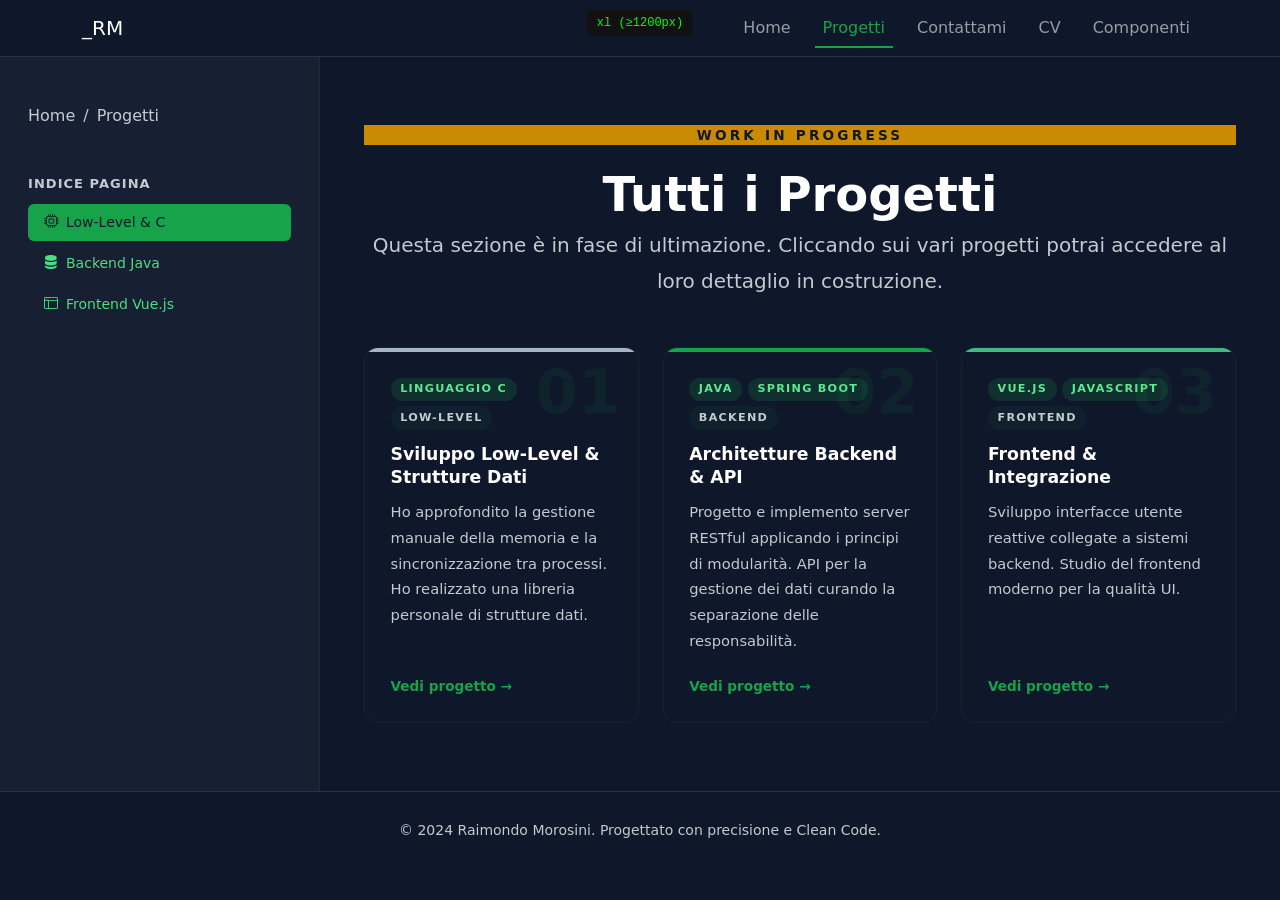
<file: progetti/index.html>
<!doctype html>
<html lang="it">
  <head>
    <meta charset="utf-8" />
    <meta name="viewport" content="width=device-width, initial-scale=1" />
    <title>Tutti i Progetti - Raimondo Morosini</title>
    <meta
      name="description"
      content="Esplora i progetti tecnici di Raimondo Morosini: Backend in Java/C e Frontend in Vue.js."
    />
    <link
      rel="canonical"
      href="https://raimondomorosini.github.io/responsive-portfolio-bootstrap/progetti/"
    />

    <link rel="preconnect" href="https://cdn.jsdelivr.net" crossorigin />

    <link href="../assets/css/style.css" rel="stylesheet" />

    <link
      rel="stylesheet"
      href="https://cdn.jsdelivr.net/npm/bootstrap-icons@1.13.1/font/bootstrap-icons.min.css"
    />
    <script
      defer
      src="https://cdn.jsdelivr.net/npm/bootstrap@5.3.8/dist/js/bootstrap.bundle.min.js"
    ></script>

    <meta name="theme-color" content="#111318" />

    <link rel="icon" type="image/x-icon" href="../assets/favicon/favicon.ico" />
    <link
      rel="icon"
      type="image/png"
      sizes="32x32"
      href="../assets/favicon/favicon-32x32.png"
    />
    <link
      rel="icon"
      type="image/png"
      sizes="16x16"
      href="../assets/favicon/favicon-16x16.png"
    />

    <link
      rel="apple-touch-icon"
      sizes="180x180"
      href="../assets/favicon/apple-touch-icon.png"
    />

    <link rel="manifest" href="../assets/favicon/site.webmanifest" />

    <meta property="og:type" content="website" />
    <meta
      property="og:url"
      content="https://raimondomorosini.github.io/responsive-portfolio-bootstrap/progetti/"
    />
    <meta
      property="og:title"
      content="Portfolio Progetti - Raimondo Morosini"
    />
    <meta
      property="og:description"
      content="Esplora i progetti tecnici di Raimondo Morosini: Backend in Java/C e Frontend in Vue.js."
    />
    <meta
      property="og:image"
      content="https://raimondomorosini.github.io/responsive-portfolio-bootstrap/assets/img/og-image.png"
    />

    <meta property="twitter:card" content="summary_large_image" />
    <meta
      property="twitter:url"
      content="https://raimondomorosini.github.io/responsive-portfolio-bootstrap/progetti/"
    />
    <meta
      property="twitter:title"
      content="Portfolio Progetti - Raimondo Morosini"
    />
    <meta
      property="twitter:description"
      content="Esplora i progetti tecnici di Raimondo Morosini: Backend in Java/C e Frontend in Vue.js."
    />
    <meta
      property="twitter:image"
      content="https://raimondomorosini.github.io/responsive-portfolio-bootstrap/assets/img/og-image.png"
    />
  </head>
  <body
    data-bs-spy="scroll"
    data-bs-target="#sectionNav"
    data-bs-offset="120"
  >
    <a
      href="#projects"
      class="c-skip-link visually-hidden-focusable"
    >
      Salta al contenuto principale
    </a>

    <div class="devTest" aria-hidden="true"></div>

    <header class="sticky-top l-header">
      <div class="container">
        <nav class="navbar navbar-expand-lg" aria-label="Menu principale">
          <a class="navbar-brand d-flex align-items-center" href="../">
            <span>_RM</span>
          </a>

          <button
            class="navbar-toggler ms-auto"
            type="button"
            data-bs-toggle="collapse"
            data-bs-target="#mainNav"
            aria-controls="mainNav"
            aria-expanded="false"
            aria-label="Apri menu di navigazione"
          >
            <span class="navbar-toggler-icon"></span>
          </button>

          <div class="collapse navbar-collapse" id="mainNav">
            <ul class="navbar-nav ms-auto">
              <li class="nav-item">
                <a class="nav-link" href="../">Home</a>
              </li>
              <li class="nav-item">
                <a class="nav-link active" aria-current="page" href="./"
                  >Progetti</a
                >
              </li>
              <li class="nav-item">
                <a class="nav-link" href="../contatti/">Contattami</a>
              </li>
              <li class="nav-item">
                <a class="nav-link" href="../cv/">CV</a>
              </li>
              <li class="nav-item">
                <a class="nav-link" href="../laboratorio/">Componenti</a>
              </li>
            </ul>
          </div>
        </nav>
      </div>
    </header>
    <div class="container-fluid">
      <div class="row align-items-stretch">
        <aside
          class="l-sidebar col-12 col-lg-3"
          aria-label="Navigazione secondaria"
        >
          <div class="l-sidebar__inner">
            <nav aria-label="Percorso di navigazione">
              <ol class="breadcrumb m-0 small">
                <li class="breadcrumb-item">
                  <a href="../" class="text-decoration-none text-muted">Home</a>
                </li>
                <li
                  class="breadcrumb-item active text-truncate"
                  aria-current="page"
                >
                  Progetti
                </li>
              </ol>
            </nav>

            <div class="l-sidebar__section mt-4">
              <h3 id="sidebar-nav-title" class="l-sidebar__section-title">
                Indice Pagina
              </h3>
              <nav
                id="sectionNav"
                class="nav flex-column nav-pills small gap-1"
                aria-labelledby="sidebar-nav-title"
              >
                <a
                  class="nav-link d-flex align-items-center px-3"
                  href="#c-library-card"
                >
                  <i class="bi bi-cpu me-2" aria-hidden="true"></i> Low-Level &
                  C
                </a>
                <a
                  class="nav-link d-flex align-items-center px-3"
                  href="#java-api-card"
                >
                  <i class="bi bi-server me-2" aria-hidden="true"></i> Backend
                  Java
                </a>
                <a
                  class="nav-link d-flex align-items-center px-3"
                  href="#vue-app-card"
                >
                  <i class="bi bi-window-sidebar me-2" aria-hidden="true"></i>
                  Frontend Vue.js
                </a>
              </nav>
            </div>
          </div>
        </aside>

        <main class="l-main-content col-12 col-lg-9">
          <section id="projects" class="c-projects" aria-labelledby="projects-heading" tabindex="-1">
            <div class="container">
              <div class="c-projects__header mb-5">
                <div class="c-projects__header-text text-center mx-auto">
                  <span class="c-projects__badge bg-warning text-dark"
                    >Work In Progress</span
                  >
                  <h2 id="projects-heading" class="c-projects__title mt-3">Tutti i Progetti</h2>
                  <p class="c-projects__subtitle">
                    Questa sezione è in fase di ultimazione. Cliccando sui vari
                    progetti potrai accedere al loro dettaglio in costruzione.
                  </p>
                </div>
              </div>

              <div class="row g-4">
                <div class="col-12 col-md-6 col-lg-4" id="c-library-card">
                  <article class="c-project-card c-project-card--c">
                    <div class="c-project-card__accent-bar"></div>
                    <div class="c-project-card__body">
                      <div class="c-project-card__tags">
                        <span
                          class="c-project-card__tag c-project-card__tag--primary"
                          >Linguaggio C</span
                        >
                        <span
                          class="c-project-card__tag c-project-card__tag--muted"
                          >Low-Level</span
                        >
                      </div>
                      <h3 class="c-project-card__title">
                        Sviluppo Low-Level & Strutture Dati
                      </h3>
                      <p class="c-project-card__desc">
                        Ho approfondito la gestione manuale della memoria e la
                        sincronizzazione tra processi. Ho realizzato una
                        libreria personale di strutture dati.
                      </p>
                      <a href="c-library/" class="c-project-card__link">
                        Vedi progetto <span class="visually-hidden">Sviluppo Low-Level e Strutture Dati</span>
                        <span class="c-project-card__link-arrow" aria-hidden="true">→</span>
                      </a>
                    </div>
                  </article>
                </div>

                <div class="col-12 col-md-6 col-lg-4" id="java-api-card">
                  <article class="c-project-card c-project-card--java">
                    <div class="c-project-card__accent-bar"></div>
                    <div class="c-project-card__body">
                      <div class="c-project-card__tags">
                        <span
                          class="c-project-card__tag c-project-card__tag--primary"
                          >Java</span
                        >
                        <span
                          class="c-project-card__tag c-project-card__tag--primary"
                          >Spring Boot</span
                        >
                        <span
                          class="c-project-card__tag c-project-card__tag--muted"
                          >Backend</span
                        >
                      </div>
                      <h3 class="c-project-card__title">
                        Architetture Backend & API
                      </h3>
                      <p class="c-project-card__desc">
                        Progetto e implemento server RESTful applicando i
                        principi di modularità. API per la gestione dei dati
                        curando la separazione delle responsabilità.
                      </p>
                      <a href="spring-api/" class="c-project-card__link">
                        Vedi progetto <span class="visually-hidden">Architetture Backend e API</span>
                        <span class="c-project-card__link-arrow" aria-hidden="true">→</span>
                      </a>
                    </div>
                  </article>
                </div>

                <div class="col-12 col-md-6 col-lg-4" id="vue-app-card">
                  <article class="c-project-card c-project-card--vue">
                    <div class="c-project-card__accent-bar"></div>
                    <div class="c-project-card__body">
                      <div class="c-project-card__tags">
                        <span
                          class="c-project-card__tag c-project-card__tag--primary"
                          >Vue.js</span
                        >
                        <span
                          class="c-project-card__tag c-project-card__tag--primary"
                          >JavaScript</span
                        >
                        <span
                          class="c-project-card__tag c-project-card__tag--muted"
                          >Frontend</span
                        >
                      </div>
                      <h3 class="c-project-card__title">
                        Frontend & Integrazione
                      </h3>
                      <p class="c-project-card__desc">
                        Sviluppo interfacce utente reattive collegate a sistemi
                        backend. Studio del frontend moderno per la qualità UI.
                      </p>
                      <a href="vue-frontend/" class="c-project-card__link">
                        Vedi progetto <span class="visually-hidden">Frontend e Integrazione</span>
                        <span class="c-project-card__link-arrow" aria-hidden="true">→</span>
                      </a>
                    </div>
                  </article>
                </div>
              </div>
            </div>
          </section>
        </main>
      </div>
    </div>
    <footer class="l-footer">
      <div class="container">
        <p>
          &copy; 2024 Raimondo Morosini. Progettato con precisione e Clean Code.
        </p>
      </div>
    </footer>
  </body>
</html>
</file>
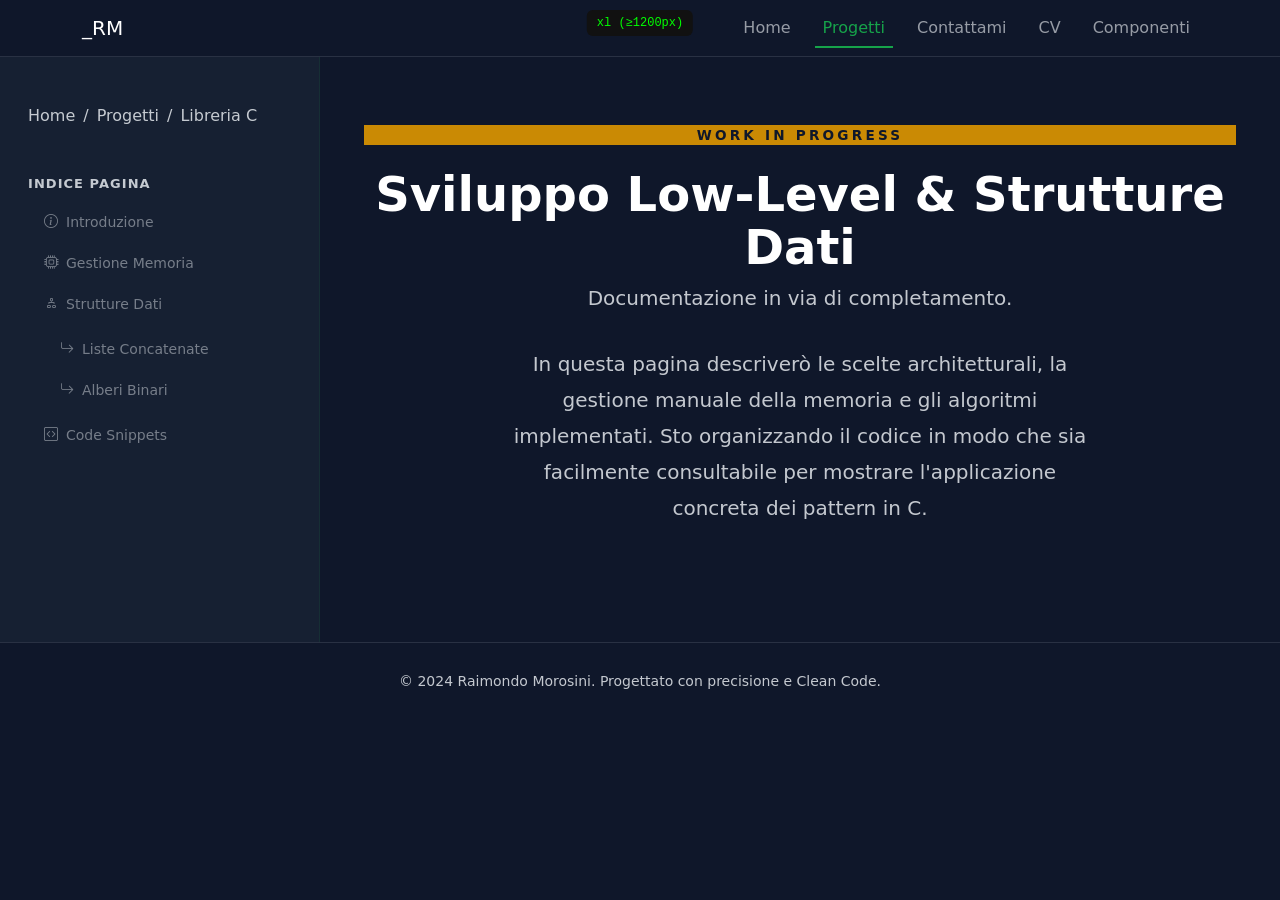
<file: progetti/c-library/index.html>
<!doctype html>
<html lang="it">
  <head>
    <meta charset="utf-8" />
    <meta name="viewport" content="width=device-width, initial-scale=1" />
    <title>Sviluppo Low-Level - Raimondo Morosini</title>

    <link rel="preconnect" href="https://cdn.jsdelivr.net" crossorigin />

    <link href="../../assets/css/style.css" rel="stylesheet" />

    <link
      rel="stylesheet"
      href="https://cdn.jsdelivr.net/npm/bootstrap-icons@1.13.1/font/bootstrap-icons.min.css"
    />
    <script
      defer
      src="https://cdn.jsdelivr.net/npm/bootstrap@5.3.8/dist/js/bootstrap.bundle.min.js"
    ></script>

    <meta name="theme-color" content="#111318" />

    <link
      rel="icon"
      type="image/x-icon"
      href="../../assets/favicon/favicon.ico"
    />
    <link
      rel="icon"
      type="image/png"
      sizes="32x32"
      href="../../assets/favicon/favicon-32x32.png"
    />
    <link
      rel="icon"
      type="image/png"
      sizes="16x16"
      href="../../assets/favicon/favicon-16x16.png"
    />

    <link
      rel="apple-touch-icon"
      sizes="180x180"
      href="../../assets/favicon/apple-touch-icon.png"
    />

    <link rel="manifest" href="../../assets/favicon/site.webmanifest" />
  </head>
  <body
    data-bs-spy="scroll"
    data-bs-target="#sectionNav"
    data-bs-offset="120"
  >
    <a
      href="#project-detail"
      class="c-skip-link visually-hidden-focusable"
    >
      Salta al contenuto principale
    </a>

    <div class="devTest" aria-hidden="true"></div>

    <header class="sticky-top l-header">
      <div class="container">
        <nav class="navbar navbar-expand-lg" aria-label="Menu principale">
          <a class="navbar-brand d-flex align-items-center" href="../../">
            <span>_RM</span>
          </a>

          <button
            class="navbar-toggler ms-auto"
            type="button"
            data-bs-toggle="collapse"
            data-bs-target="#mainNav"
            aria-controls="mainNav"
            aria-expanded="false"
            aria-label="Apri menu di navigazione"
          >
            <span class="navbar-toggler-icon"></span>
          </button>

          <div class="collapse navbar-collapse" id="mainNav">
            <ul class="navbar-nav ms-auto">
              <li class="nav-item">
                <a class="nav-link" href="../../">Home</a>
              </li>
              <li class="nav-item">
                <a class="nav-link active" aria-current="page" href="../"
                  >Progetti</a
                >
              </li>
              <li class="nav-item">
                <a class="nav-link" href="../../#contact">Contattami</a>
              </li>
              <li class="nav-item">
                <a class="nav-link" href="../../cv/">CV</a>
              </li>
              <li class="nav-item">
                <a class="nav-link" href="../../laboratorio/">Componenti</a>
              </li>
            </ul>
          </div>
        </nav>
      </div>
    </header>
    <div class="container-fluid">
      <div class="row align-items-stretch">
        <aside
          class="l-sidebar col-12 col-lg-3"
          aria-label="Navigazione secondaria"
        >
          <div class="l-sidebar__inner">
            <nav aria-label="Percorso di navigazione">
              <ol class="breadcrumb m-0 small">
                <li class="breadcrumb-item">
                  <a href="../../" class="text-decoration-none text-muted"
                    >Home</a
                  >
                </li>
                <li class="breadcrumb-item">
                  <a href="../" class="text-decoration-none text-muted"
                    >Progetti</a
                  >
                </li>
                <li
                  class="breadcrumb-item active text-truncate"
                  aria-current="page"
                >
                  Libreria C
                </li>
              </ol>
            </nav>

            <div class="l-sidebar__section mt-4">
              <h3 id="sidebar-nav-title" class="l-sidebar__section-title">
                Indice Pagina
              </h3>
              <nav
                id="sectionNav"
                class="nav flex-column nav-pills small gap-1"
                aria-labelledby="sidebar-nav-title"
              >
                <span
                  class="d-inline-block w-100"
                  title="Sezione in costruzione - Work in progress"
                  style="cursor: not-allowed"
                  tabindex="0"
                >
                  <a
                    class="nav-link d-flex align-items-center px-3 disabled"
                    href="#"
                    aria-disabled="true"
                    tabindex="-1"
                  >
                    <i class="bi bi-info-circle me-2" aria-hidden="true"></i>
                    Introduzione
                  </a>
                </span>
                <span
                  class="d-inline-block w-100"
                  title="Sezione in costruzione - Work in progress"
                  style="cursor: not-allowed"
                  tabindex="0"
                >
                  <a
                    class="nav-link d-flex align-items-center px-3 disabled"
                    href="#"
                    aria-disabled="true"
                    tabindex="-1"
                  >
                    <i class="bi bi-cpu me-2" aria-hidden="true"></i> Gestione
                    Memoria
                  </a>
                </span>
                <span
                  class="d-inline-block w-100"
                  title="Sezione in costruzione - Work in progress"
                  style="cursor: not-allowed"
                  tabindex="0"
                >
                  <a
                    class="nav-link d-flex align-items-center px-3 disabled"
                    href="#"
                    aria-disabled="true"
                    tabindex="-1"
                  >
                    <i class="bi bi-diagram-2 me-2" aria-hidden="true"></i>
                    Strutture Dati
                  </a>
                </span>
                <div class="nav flex-column ms-3 gap-1 mt-1">
                  <span
                    class="d-inline-block w-100"
                    title="Sezione in costruzione - Work in progress"
                    style="cursor: not-allowed"
                    tabindex="0"
                  >
                    <a
                      class="nav-link d-flex align-items-center px-3 disabled small text-muted"
                      href="#"
                      style="pointer-events: none"
                      aria-disabled="true"
                      tabindex="-1"
                    >
                      <i
                        class="bi bi-arrow-return-right me-2"
                        aria-hidden="true"
                      ></i>
                      Liste Concatenate
                    </a>
                  </span>
                  <span
                    class="d-inline-block w-100"
                    title="Sezione in costruzione - Work in progress"
                    style="cursor: not-allowed"
                    tabindex="0"
                  >
                    <a
                      class="nav-link d-flex align-items-center px-3 disabled small text-muted"
                      href="#"
                      style="pointer-events: none"
                      aria-disabled="true"
                      tabindex="-1"
                    >
                      <i
                        class="bi bi-arrow-return-right me-2"
                        aria-hidden="true"
                      ></i>
                      Alberi Binari
                    </a>
                  </span>
                </div>
                <span
                  class="d-inline-block w-100 mt-1"
                  title="Sezione in costruzione - Work in progress"
                  style="cursor: not-allowed"
                >
                  <a
                    class="nav-link d-flex align-items-center px-3 disabled"
                    href="#"
                    style="pointer-events: none"
                    aria-disabled="true"
                    tabindex="-1"
                  >
                    <i class="bi bi-code-square me-2" aria-hidden="true"></i>
                    Code Snippets
                  </a>
                </span>
              </nav>
            </div>
          </div>
        </aside>

        <main class="l-main-content col-12 col-lg-9">
          <section
            id="project-detail"
            class="c-projects"
            aria-labelledby="project-detail-heading"
            tabindex="-1"
          >
            <div class="container">
              <div class="c-projects__header mb-5">
                <div class="c-projects__header-text text-center mx-auto">
                  <span class="c-projects__badge bg-warning text-dark"
                    >Work In Progress</span
                  >
                  <h2
                    id="project-detail-heading"
                    class="c-projects__title mt-3"
                  >
                    Sviluppo Low-Level &amp; Strutture Dati
                  </h2>
                  <p class="c-projects__subtitle">
                    Documentazione in via di completamento.
                  </p>
                  <p
                    class="c-projects__subtitle mx-auto mt-4"
                    style="max-width: 600px"
                  >
                    In questa pagina descriverò le scelte architetturali, la
                    gestione manuale della memoria e gli algoritmi implementati.
                    Sto organizzando il codice in modo che sia facilmente
                    consultabile per mostrare l'applicazione concreta dei
                    pattern in C.
                  </p>
                </div>
              </div>
            </div>
          </section>
        </main>
      </div>
    </div>
    <footer class="l-footer">
      <div class="container">
        <p>
          &copy; 2024 Raimondo Morosini. Progettato con precisione e Clean Code.
        </p>
      </div>
    </footer>
  </body>
</html>
</file>
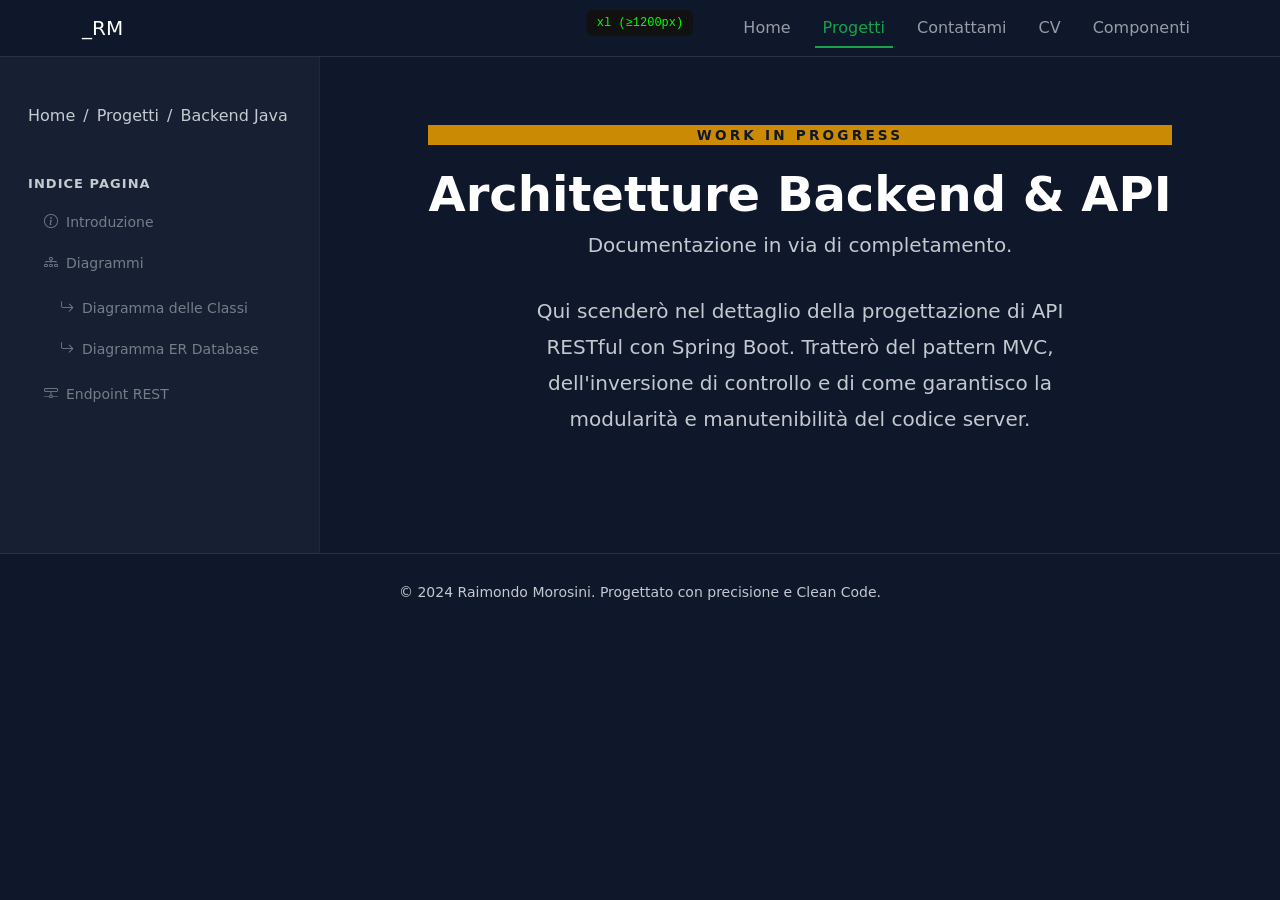
<file: progetti/spring-api/index.html>
<!doctype html>
<html lang="it">
  <head>
    <meta charset="utf-8" />
    <meta name="viewport" content="width=device-width, initial-scale=1" />
    <title>Architetture Backend - Raimondo Morosini</title>

    <link rel="preconnect" href="https://cdn.jsdelivr.net" crossorigin />

    <link href="../../assets/css/style.css" rel="stylesheet" />

    <link
      rel="stylesheet"
      href="https://cdn.jsdelivr.net/npm/bootstrap-icons@1.13.1/font/bootstrap-icons.min.css"
    />
    <script
      defer
      src="https://cdn.jsdelivr.net/npm/bootstrap@5.3.8/dist/js/bootstrap.bundle.min.js"
    ></script>

    <meta name="theme-color" content="#111318" />

    <link
      rel="icon"
      type="image/x-icon"
      href="../../assets/favicon/favicon.ico"
    />
    <link
      rel="icon"
      type="image/png"
      sizes="32x32"
      href="../../assets/favicon/favicon-32x32.png"
    />
    <link
      rel="icon"
      type="image/png"
      sizes="16x16"
      href="../../assets/favicon/favicon-16x16.png"
    />

    <link
      rel="apple-touch-icon"
      sizes="180x180"
      href="../../assets/favicon/apple-touch-icon.png"
    />

    <link rel="manifest" href="../../assets/favicon/site.webmanifest" />
  </head>
  <body
    data-bs-spy="scroll"
    data-bs-target="#sectionNav"
    data-bs-offset="120"
  >
    <a
      href="#project-detail"
      class="c-skip-link visually-hidden-focusable"
    >
      Salta al contenuto principale
    </a>

    <div class="devTest" aria-hidden="true"></div>

    <header class="sticky-top l-header">
      <div class="container">
        <nav class="navbar navbar-expand-lg" aria-label="Menu principale">
          <a class="navbar-brand d-flex align-items-center" href="../../">
            <span>_RM</span>
          </a>

          <button
            class="navbar-toggler ms-auto"
            type="button"
            data-bs-toggle="collapse"
            data-bs-target="#mainNav"
            aria-controls="mainNav"
            aria-expanded="false"
            aria-label="Apri menu di navigazione"
          >
            <span class="navbar-toggler-icon"></span>
          </button>

          <div class="collapse navbar-collapse" id="mainNav">
            <ul class="navbar-nav ms-auto">
              <li class="nav-item">
                <a class="nav-link" href="../../">Home</a>
              </li>
              <li class="nav-item">
                <a class="nav-link active" aria-current="page" href="../"
                  >Progetti</a
                >
              </li>
              <li class="nav-item">
                <a class="nav-link" href="../../#contact">Contattami</a>
              </li>
              <li class="nav-item">
                <a class="nav-link" href="../../cv/">CV</a>
              </li>
              <li class="nav-item">
                <a class="nav-link" href="../../laboratorio/">Componenti</a>
              </li>
            </ul>
          </div>
        </nav>
      </div>
    </header>
    <div class="container-fluid">
      <div class="row align-items-stretch">
        <aside
          class="l-sidebar col-12 col-lg-3"
          aria-label="Navigazione secondaria"
        >
          <div class="l-sidebar__inner">
            <nav aria-label="Percorso di navigazione">
              <ol class="breadcrumb m-0 small">
                <li class="breadcrumb-item">
                  <a href="../../" class="text-decoration-none text-muted"
                    >Home</a
                  >
                </li>
                <li class="breadcrumb-item">
                  <a href="../" class="text-decoration-none text-muted"
                    >Progetti</a
                  >
                </li>
                <li
                  class="breadcrumb-item active text-truncate"
                  aria-current="page"
                >
                  Backend Java
                </li>
              </ol>
            </nav>

            <div class="l-sidebar__section mt-4">
              <h3 id="sidebar-nav-title" class="l-sidebar__section-title">
                Indice Pagina
              </h3>
              <nav
                id="sectionNav"
                class="nav flex-column nav-pills small gap-1"
                aria-labelledby="sidebar-nav-title"
              >
                <span
                  class="d-inline-block w-100"
                  title="Sezione in costruzione - Work in progress"
                  style="cursor: not-allowed"
                  tabindex="0"
                >
                  <a
                    class="nav-link d-flex align-items-center px-3 disabled"
                    href="#"
                    aria-disabled="true"
                    tabindex="-1"
                  >
                    <i class="bi bi-info-circle me-2" aria-hidden="true"></i>
                    Introduzione
                  </a>
                </span>
                <span
                  class="d-inline-block w-100"
                  title="Sezione in costruzione - Work in progress"
                  style="cursor: not-allowed"
                  tabindex="0"
                >
                  <a
                    class="nav-link d-flex align-items-center px-3 disabled"
                    href="#"
                    aria-disabled="true"
                    tabindex="-1"
                  >
                    <i class="bi bi-diagram-3 me-2" aria-hidden="true"></i>
                    Diagrammi
                  </a>
                </span>
                <div class="nav flex-column ms-3 gap-1 mt-1">
                  <span
                    class="d-inline-block w-100"
                    title="Sezione in costruzione - Work in progress"
                    style="cursor: not-allowed"
                    tabindex="0"
                  >
                    <a
                      class="nav-link d-flex align-items-center px-3 disabled small text-muted"
                      href="#"
                      style="pointer-events: none"
                      aria-disabled="true"
                      tabindex="-1"
                    >
                      <i
                        class="bi bi-arrow-return-right me-2"
                        aria-hidden="true"
                      ></i>
                      Diagramma delle Classi
                    </a>
                  </span>
                  <span
                    class="d-inline-block w-100"
                    title="Sezione in costruzione - Work in progress"
                    style="cursor: not-allowed"
                    tabindex="0"
                  >
                    <a
                      class="nav-link d-flex align-items-center px-3 disabled small text-muted"
                      href="#"
                      style="pointer-events: none"
                      aria-disabled="true"
                      tabindex="-1"
                    >
                      <i
                        class="bi bi-arrow-return-right me-2"
                        aria-hidden="true"
                      ></i>
                      Diagramma ER Database
                    </a>
                  </span>
                </div>
                <span
                  class="d-inline-block w-100 mt-1"
                  title="Sezione in costruzione - Work in progress"
                  style="cursor: not-allowed"
                >
                  <a
                    class="nav-link d-flex align-items-center px-3 disabled"
                    href="#"
                    style="pointer-events: none"
                    aria-disabled="true"
                    tabindex="-1"
                  >
                    <i class="bi bi-hdd-network me-2" aria-hidden="true"></i>
                    Endpoint REST
                  </a>
                </span>
              </nav>
            </div>
          </div>
        </aside>

        <main class="l-main-content col-12 col-lg-9">
          <section
            id="project-detail"
            class="c-projects"
            aria-labelledby="project-detail-heading"
            tabindex="-1"
          >
            <div class="container">
              <div class="c-projects__header mb-5">
                <div class="c-projects__header-text text-center mx-auto">
                  <span class="c-projects__badge bg-warning text-dark"
                    >Work In Progress</span
                  >
                  <h2
                    id="project-detail-heading"
                    class="c-projects__title mt-3"
                  >
                    Architetture Backend &amp; API
                  </h2>
                  <p class="c-projects__subtitle">
                    Documentazione in via di completamento.
                  </p>
                  <p
                    class="c-projects__subtitle mx-auto mt-4"
                    style="max-width: 600px"
                  >
                    Qui scenderò nel dettaglio della progettazione di API
                    RESTful con Spring Boot. Tratterò del pattern MVC,
                    dell'inversione di controllo e di come garantisco la
                    modularità e manutenibilità del codice server.
                  </p>
                </div>
              </div>
            </div>
          </section>
        </main>
      </div>
    </div>
    <footer class="l-footer">
      <div class="container">
        <p>
          &copy; 2024 Raimondo Morosini. Progettato con precisione e Clean Code.
        </p>
      </div>
    </footer>
  </body>
</html>
</file>
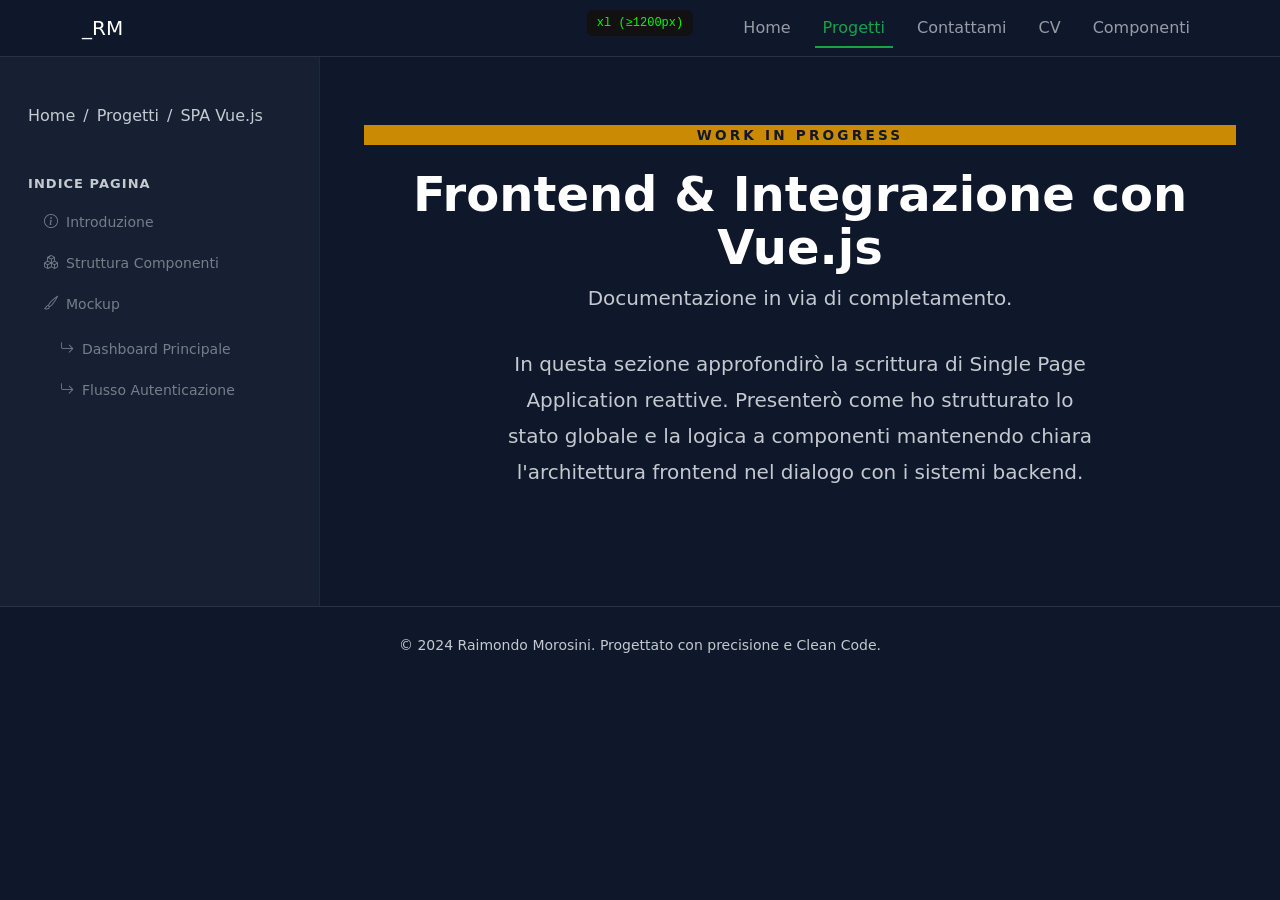
<file: progetti/vue-frontend/index.html>
<!doctype html>
<html lang="it">
  <head>
    <meta charset="utf-8" />
    <meta name="viewport" content="width=device-width, initial-scale=1" />
    <title>Frontend Vue.js - Raimondo Morosini</title>

    <link rel="preconnect" href="https://cdn.jsdelivr.net" crossorigin />

    <link href="../../assets/css/style.css" rel="stylesheet" />

    <link
      rel="stylesheet"
      href="https://cdn.jsdelivr.net/npm/bootstrap-icons@1.13.1/font/bootstrap-icons.min.css"
    />
    <script
      defer
      src="https://cdn.jsdelivr.net/npm/bootstrap@5.3.8/dist/js/bootstrap.bundle.min.js"
    ></script>

    <meta name="theme-color" content="#111318" />

    <link
      rel="icon"
      type="image/x-icon"
      href="../../assets/favicon/favicon.ico"
    />
    <link
      rel="icon"
      type="image/png"
      sizes="32x32"
      href="../../assets/favicon/favicon-32x32.png"
    />
    <link
      rel="icon"
      type="image/png"
      sizes="16x16"
      href="../../assets/favicon/favicon-16x16.png"
    />

    <link
      rel="apple-touch-icon"
      sizes="180x180"
      href="../../assets/favicon/apple-touch-icon.png"
    />

    <link rel="manifest" href="../../assets/favicon/site.webmanifest" />
  </head>
  <body
    data-bs-spy="scroll"
    data-bs-target="#sectionNav"
    data-bs-offset="120"
  >
    <a
      href="#project-detail"
      class="c-skip-link visually-hidden-focusable"
    >
      Salta al contenuto principale
    </a>

    <div class="devTest" aria-hidden="true"></div>

    <header class="sticky-top l-header">
      <div class="container">
        <nav class="navbar navbar-expand-lg" aria-label="Menu principale">
          <a class="navbar-brand d-flex align-items-center" href="../../">
            <span>_RM</span>
          </a>

          <button
            class="navbar-toggler ms-auto"
            type="button"
            data-bs-toggle="collapse"
            data-bs-target="#mainNav"
            aria-controls="mainNav"
            aria-expanded="false"
            aria-label="Apri menu di navigazione"
          >
            <span class="navbar-toggler-icon"></span>
          </button>

          <div class="collapse navbar-collapse" id="mainNav">
            <ul class="navbar-nav ms-auto">
              <li class="nav-item">
                <a class="nav-link" href="../../">Home</a>
              </li>
              <li class="nav-item">
                <a class="nav-link active" aria-current="page" href="../"
                  >Progetti</a
                >
              </li>
              <li class="nav-item">
                <a class="nav-link" href="../../#contact">Contattami</a>
              </li>
              <li class="nav-item">
                <a class="nav-link" href="../../cv/">CV</a>
              </li>
              <li class="nav-item">
                <a class="nav-link" href="../../laboratorio/">Componenti</a>
              </li>
            </ul>
          </div>
        </nav>
      </div>
    </header>
    <div class="container-fluid">
      <div class="row align-items-stretch">
        <aside
          class="l-sidebar col-12 col-lg-3"
          aria-label="Navigazione secondaria"
        >
          <div class="l-sidebar__inner">
            <nav aria-label="Percorso di navigazione">
              <ol class="breadcrumb m-0 small">
                <li class="breadcrumb-item">
                  <a href="../../" class="text-decoration-none text-muted"
                    >Home</a
                  >
                </li>
                <li class="breadcrumb-item">
                  <a href="../" class="text-decoration-none text-muted"
                    >Progetti</a
                  >
                </li>
                <li
                  class="breadcrumb-item active text-truncate"
                  aria-current="page"
                >
                  SPA Vue.js
                </li>
              </ol>
            </nav>

            <div class="l-sidebar__section mt-4">
              <h3 id="sidebar-nav-title" class="l-sidebar__section-title">
                Indice Pagina
              </h3>
              <nav
                id="sectionNav"
                class="nav flex-column nav-pills small gap-1"
                aria-labelledby="sidebar-nav-title"
              >
                <span
                  class="d-inline-block w-100"
                  title="Sezione in costruzione - Work in progress"
                  style="cursor: not-allowed"
                  tabindex="0"
                >
                  <a
                    class="nav-link d-flex align-items-center px-3 disabled"
                    href="#"
                    aria-disabled="true"
                    tabindex="-1"
                  >
                    <i class="bi bi-info-circle me-2" aria-hidden="true"></i>
                    Introduzione
                  </a>
                </span>
                <span
                  class="d-inline-block w-100"
                  title="Sezione in costruzione - Work in progress"
                  style="cursor: not-allowed"
                  tabindex="0"
                >
                  <a
                    class="nav-link d-flex align-items-center px-3 disabled"
                    href="#"
                    aria-disabled="true"
                    tabindex="-1"
                  >
                    <i class="bi bi-boxes me-2" aria-hidden="true"></i>
                    Struttura Componenti
                  </a>
                </span>
                <span
                  class="d-inline-block w-100"
                  title="Sezione in costruzione - Work in progress"
                  style="cursor: not-allowed"
                  tabindex="0"
                >
                  <a
                    class="nav-link d-flex align-items-center px-3 disabled"
                    href="#"
                    aria-disabled="true"
                    tabindex="-1"
                  >
                    <i class="bi bi-brush me-2" aria-hidden="true"></i> Mockup
                  </a>
                </span>
                <div class="nav flex-column ms-3 gap-1 mt-1">
                  <span
                    class="d-inline-block w-100"
                    title="Sezione in costruzione - Work in progress"
                    style="cursor: not-allowed"
                    tabindex="0"
                  >
                    <a
                      class="nav-link d-flex align-items-center px-3 disabled small text-muted"
                      href="#"
                      style="pointer-events: none"
                      aria-disabled="true"
                      tabindex="-1"
                    >
                      <i
                        class="bi bi-arrow-return-right me-2"
                        aria-hidden="true"
                      ></i>
                      Dashboard Principale
                    </a>
                  </span>
                  <span
                    class="d-inline-block w-100"
                    title="Sezione in costruzione - Work in progress"
                    style="cursor: not-allowed"
                    tabindex="0"
                  >
                    <a
                      class="nav-link d-flex align-items-center px-3 disabled small text-muted"
                      href="#"
                      style="pointer-events: none"
                      aria-disabled="true"
                      tabindex="-1"
                    >
                      <i
                        class="bi bi-arrow-return-right me-2"
                        aria-hidden="true"
                      ></i>
                      Flusso Autenticazione
                    </a>
                  </span>
                </div>
              </nav>
            </div>
          </div>
        </aside>

        <main class="l-main-content col-12 col-lg-9">
          <section id="project-detail" class="c-projects" aria-labelledby="project-detail-heading" tabindex="-1">
            <div class="container">
              <div class="c-projects__header mb-5">
                <div class="c-projects__header-text text-center mx-auto">
                  <span class="c-projects__badge bg-warning text-dark"
                    >Work In Progress</span
                  >
                  <h2 id="project-detail-heading" class="c-projects__title mt-3">
                    Frontend &amp; Integrazione con Vue.js
                  </h2>
                  <p class="c-projects__subtitle">
                    Documentazione in via di completamento.
                  </p>
                  <p
                    class="c-projects__subtitle mx-auto mt-4"
                    style="max-width: 600px"
                  >
                    In questa sezione approfondirò la scrittura di Single Page
                    Application reattive. Presenterò come ho strutturato lo
                    stato globale e la logica a componenti mantenendo chiara
                    l'architettura frontend nel dialogo con i sistemi backend.
                  </p>
                </div>
              </div>
            </div>
          </section>
        </main>
      </div>
    </div>
    <footer class="l-footer">
      <div class="container">
        <p>
          &copy; 2024 Raimondo Morosini. Progettato con precisione e Clean Code.
        </p>
      </div>
    </footer>
  </body>
</html>
</file>
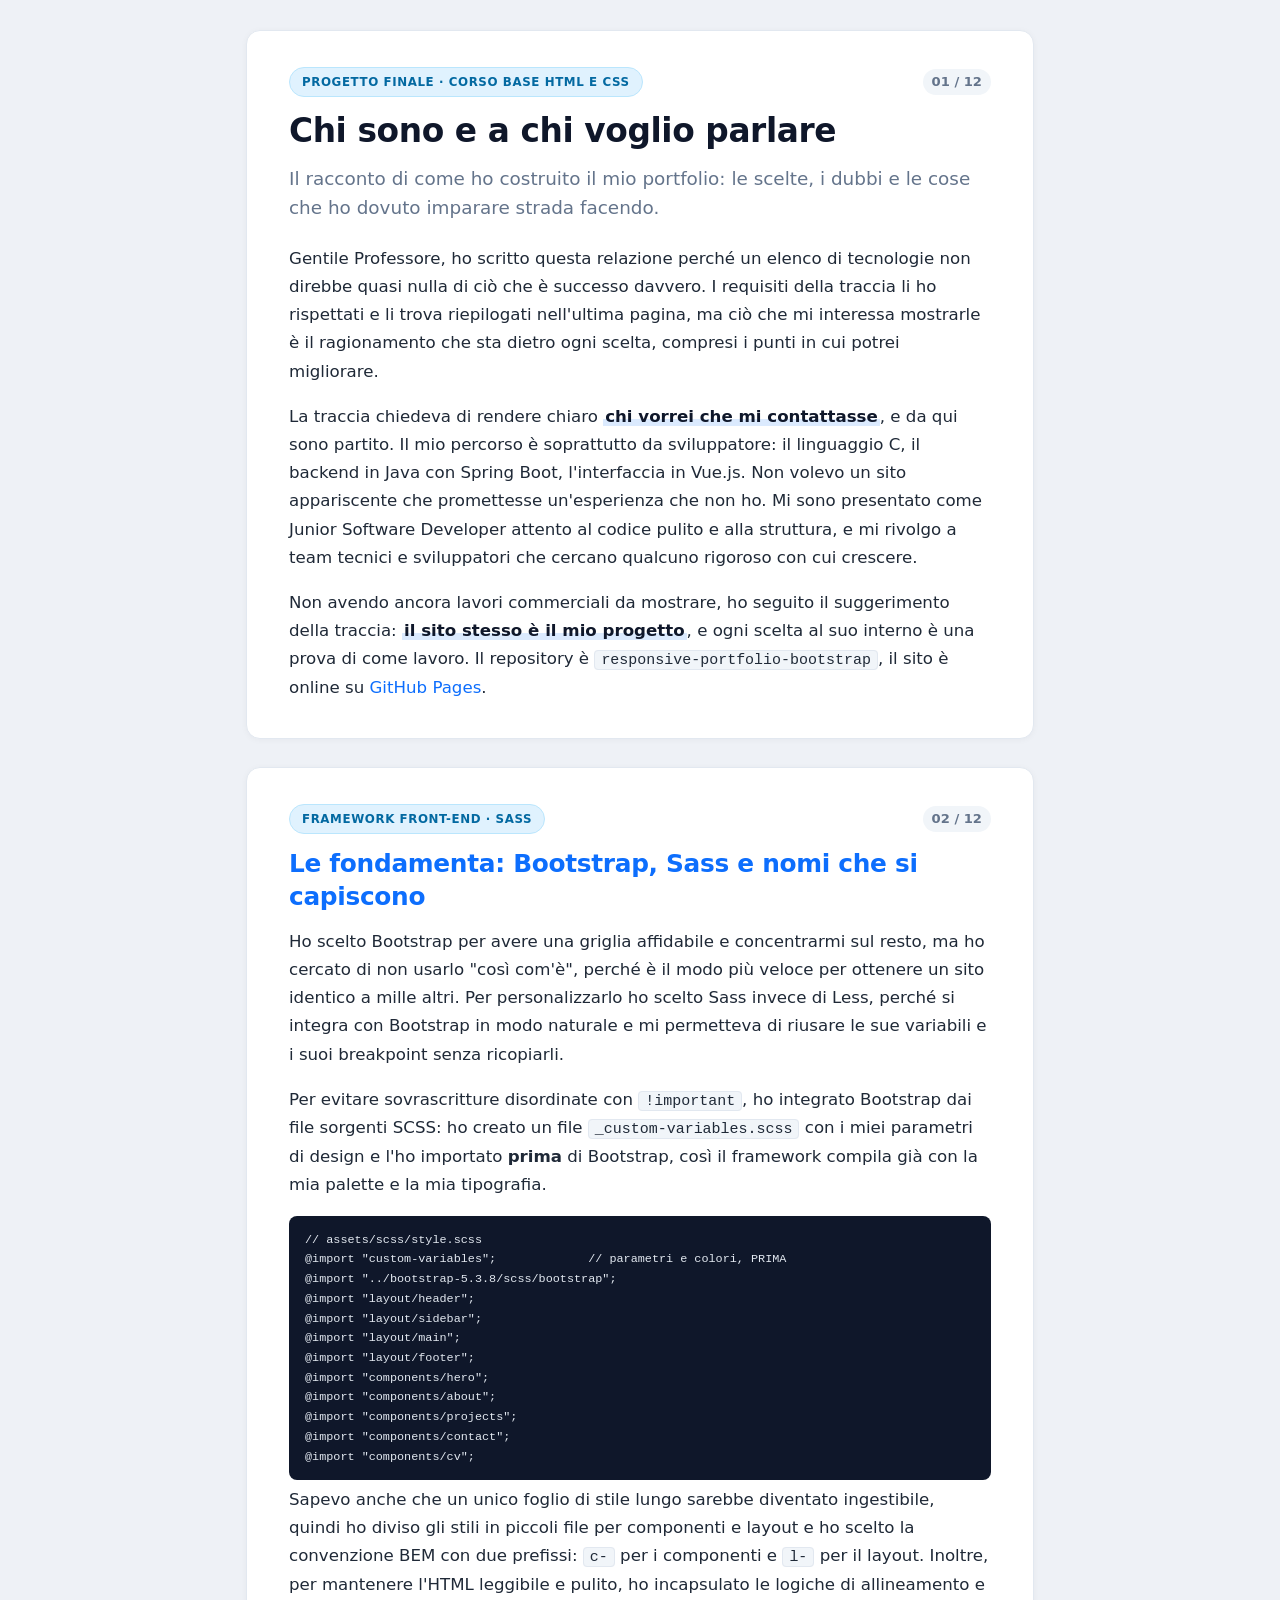
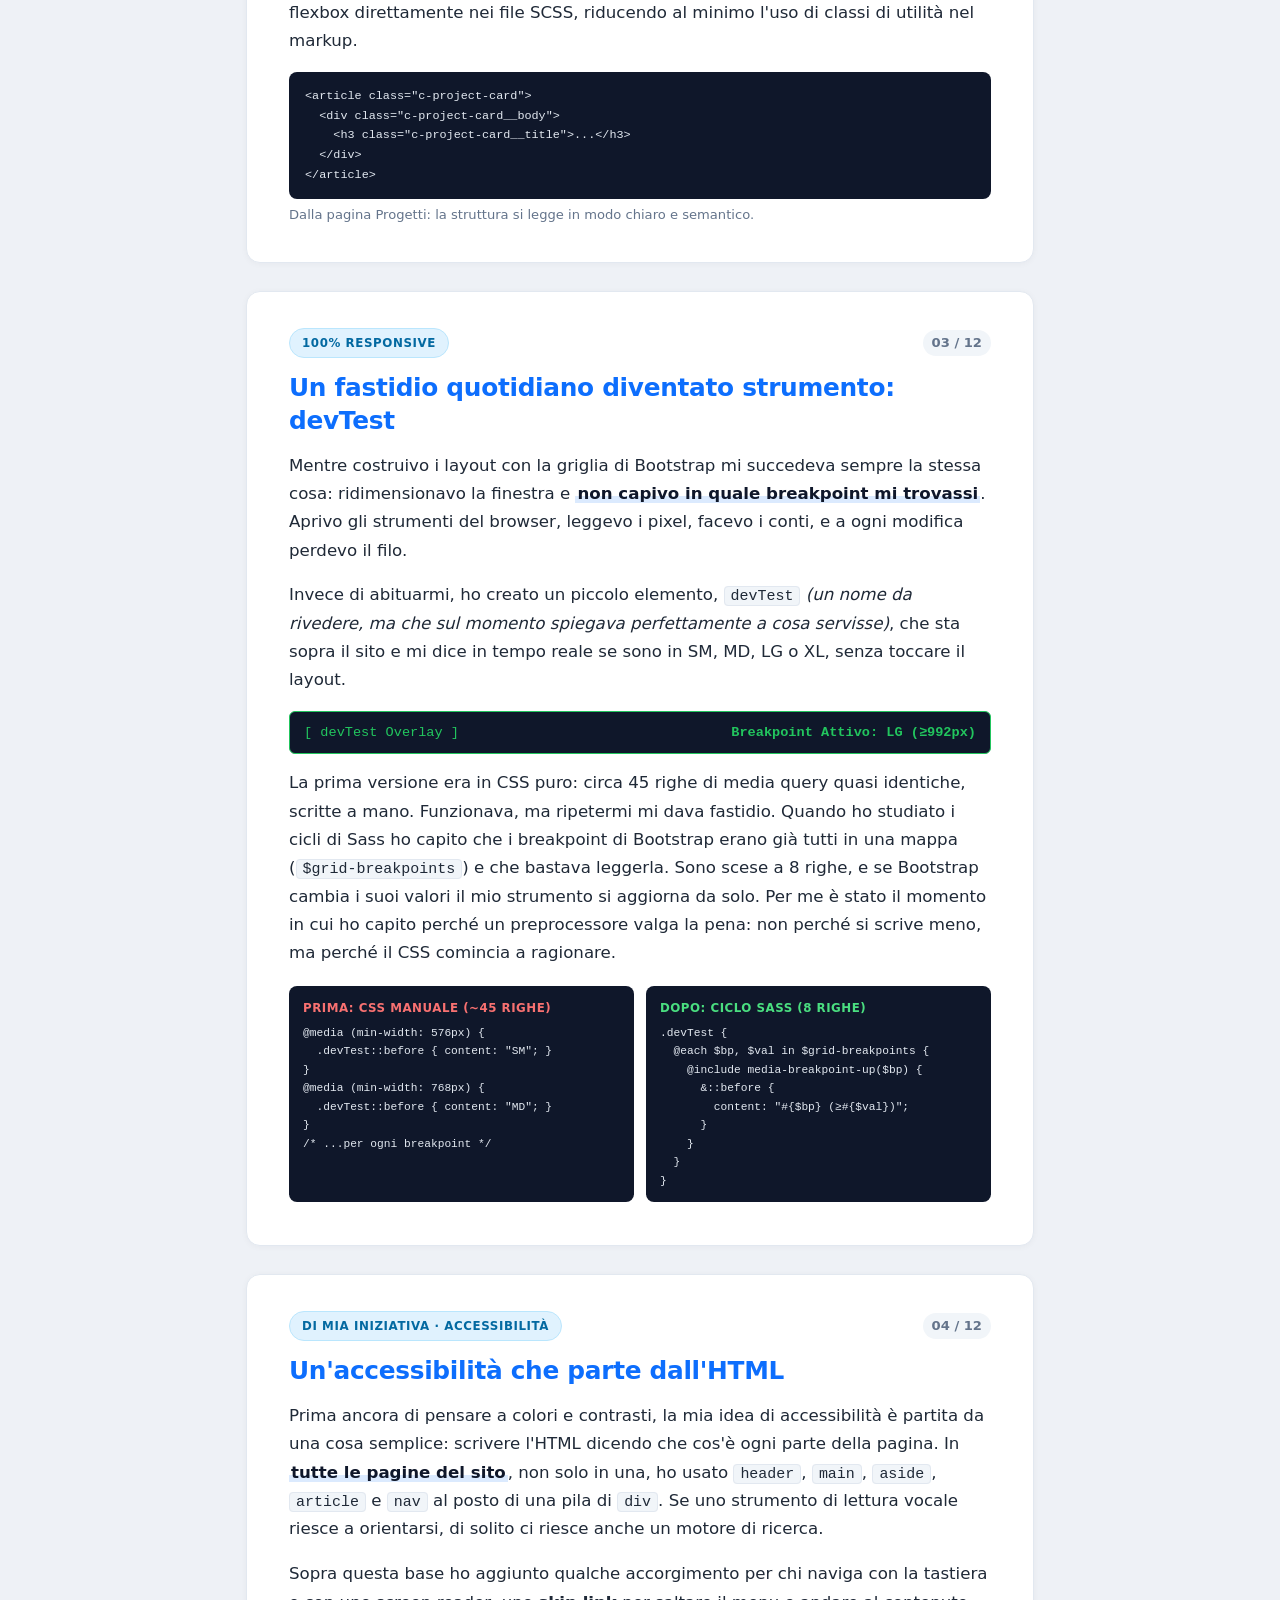
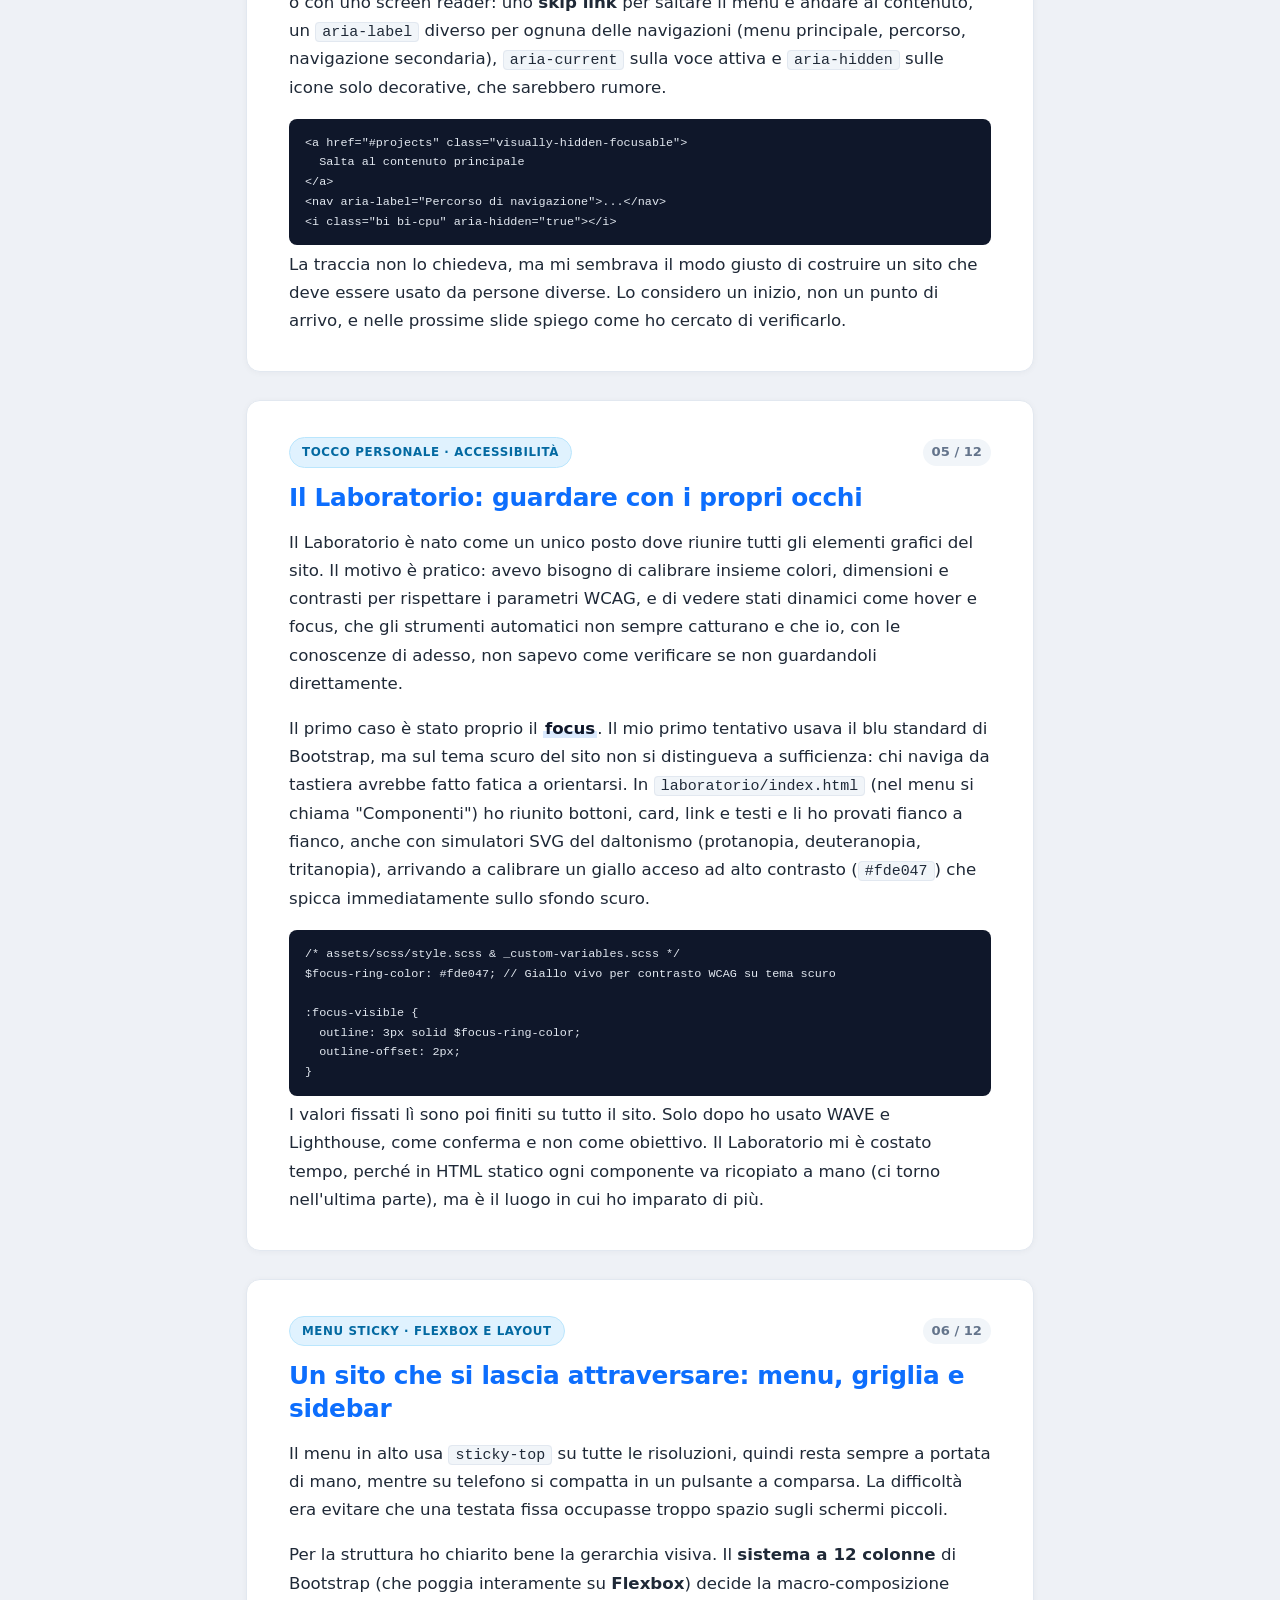
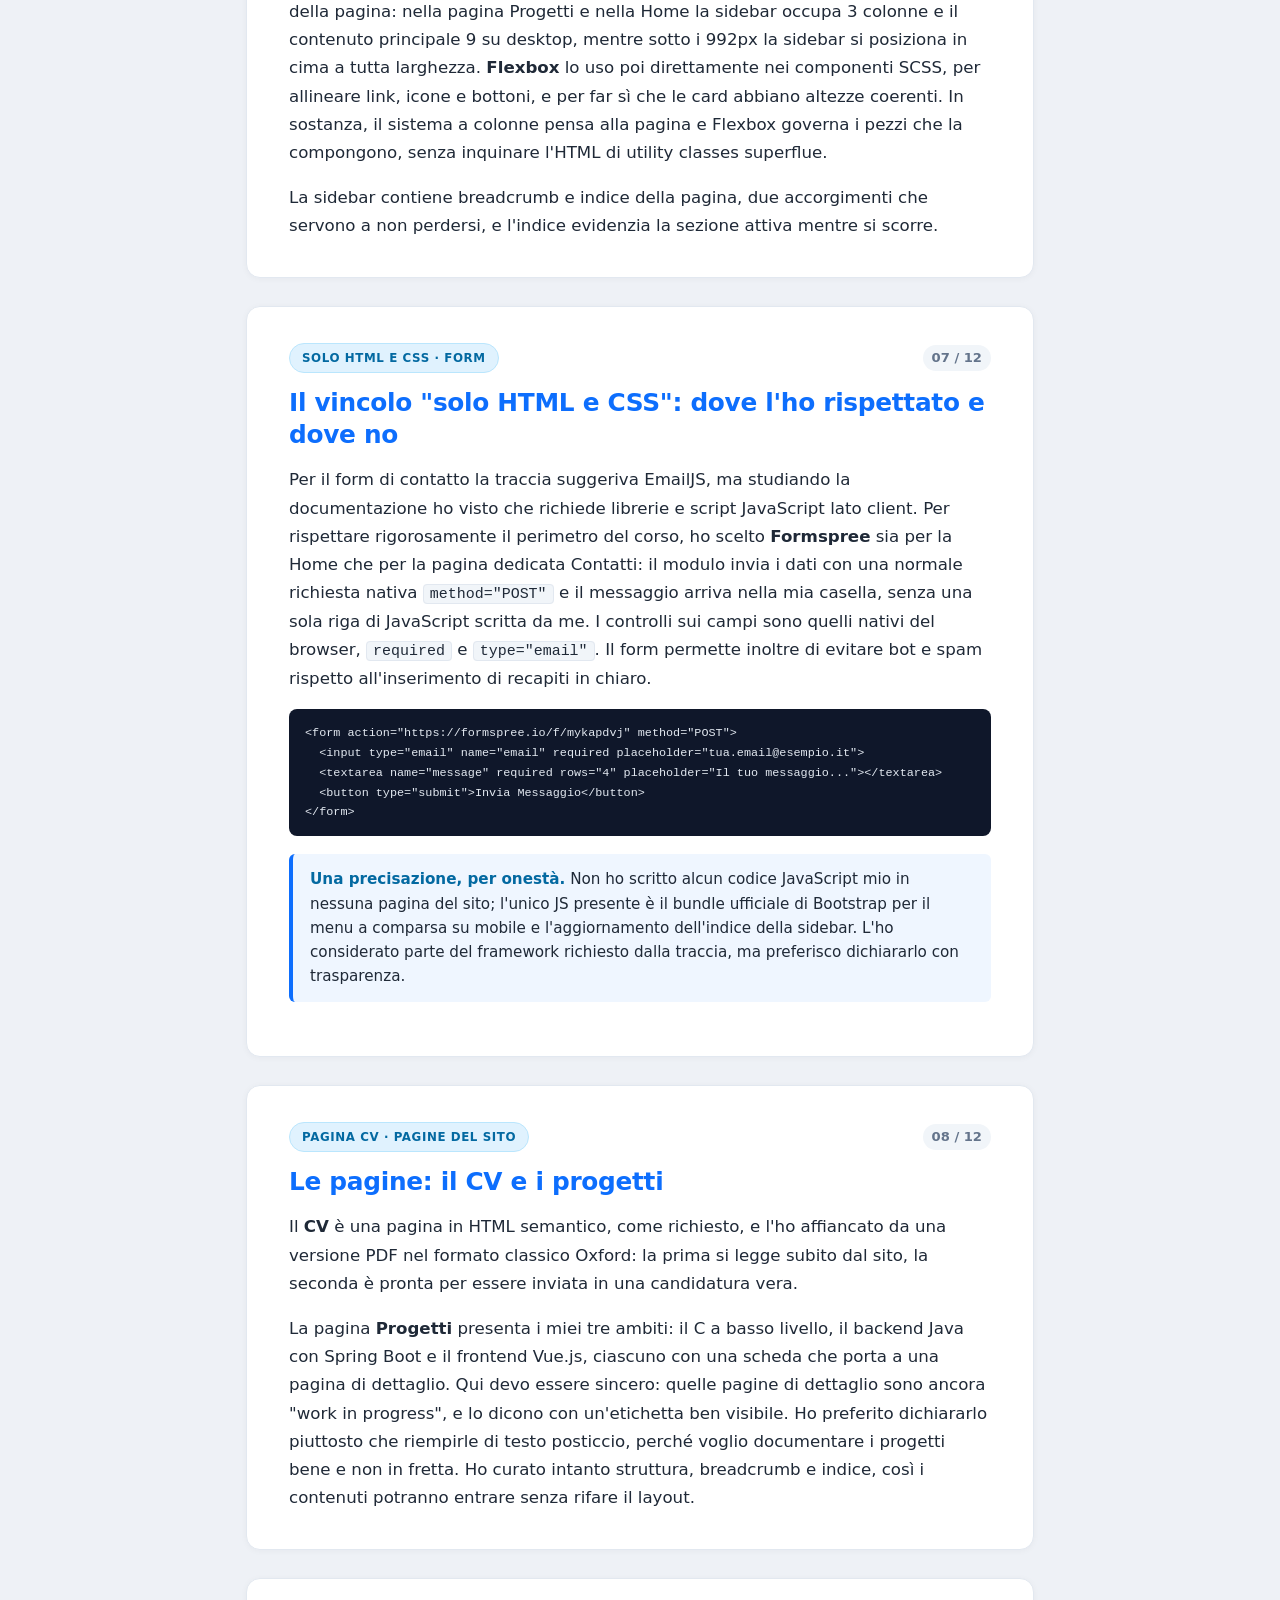
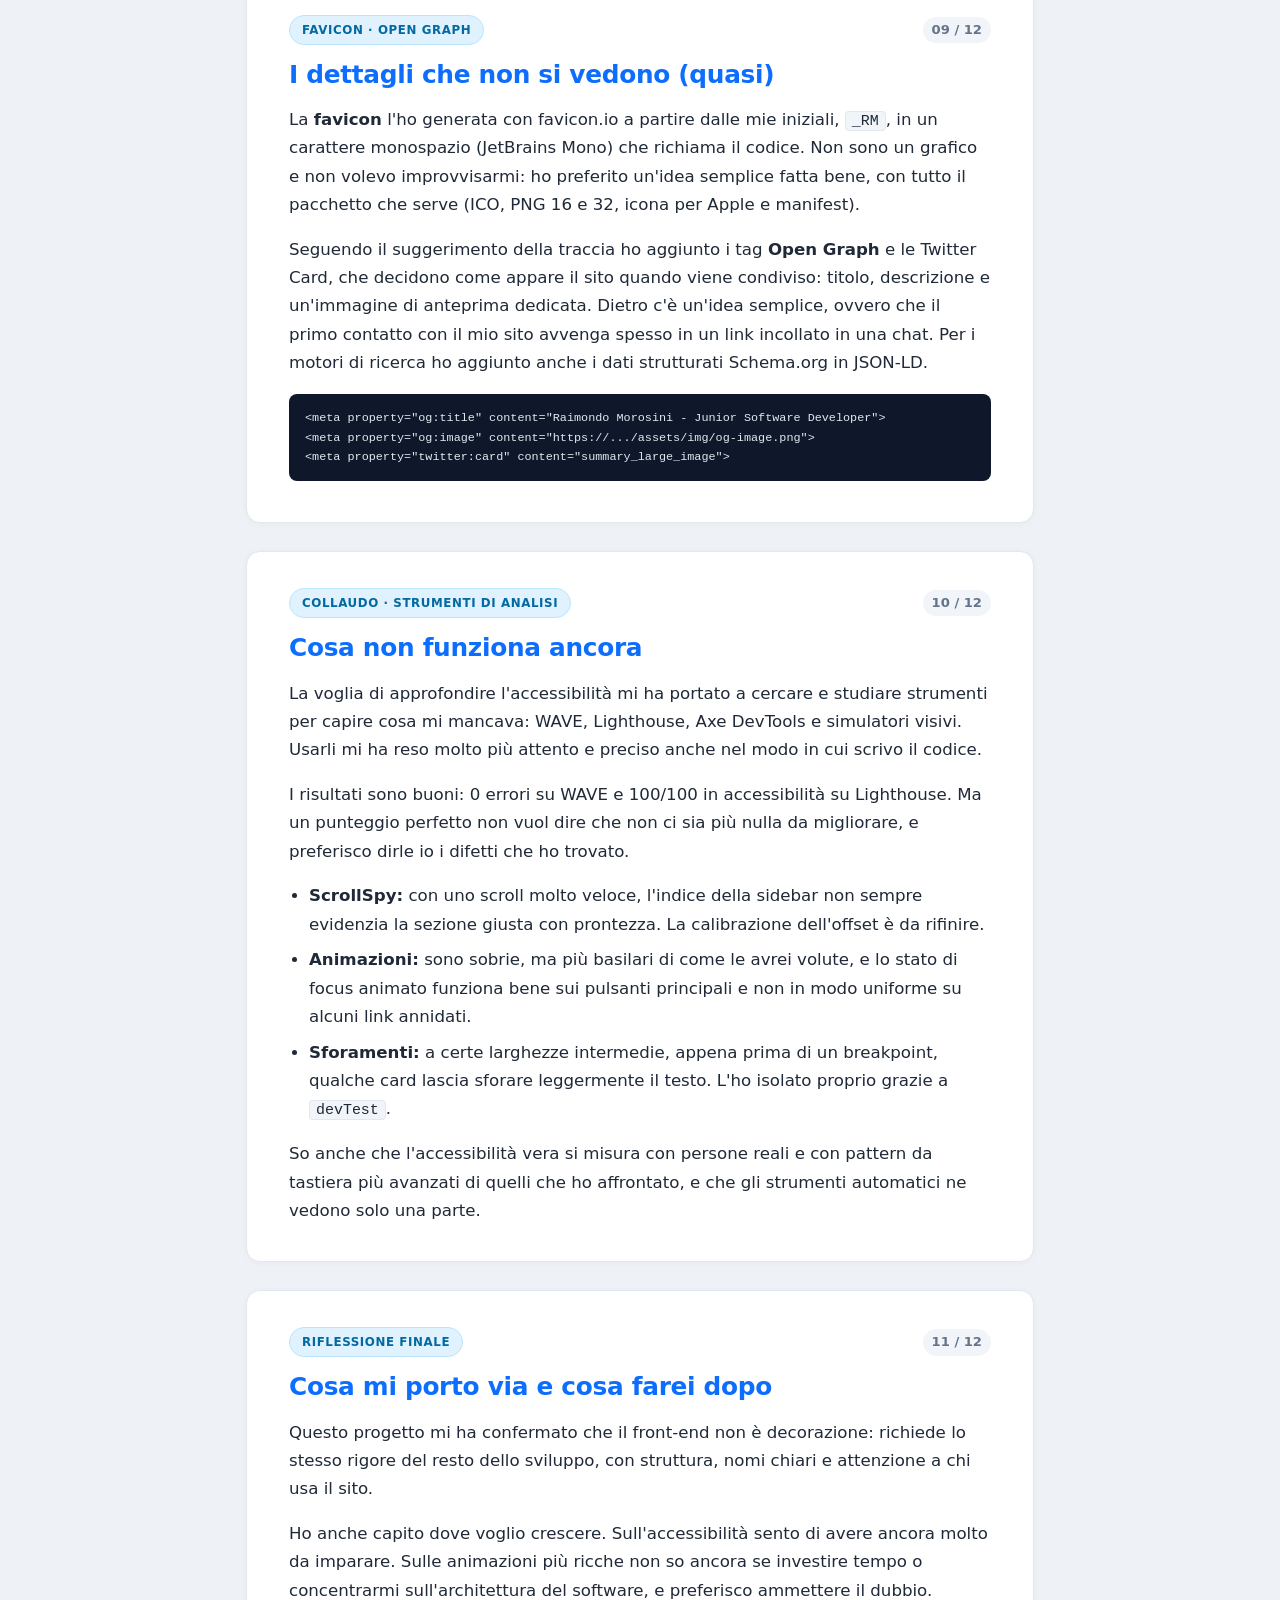
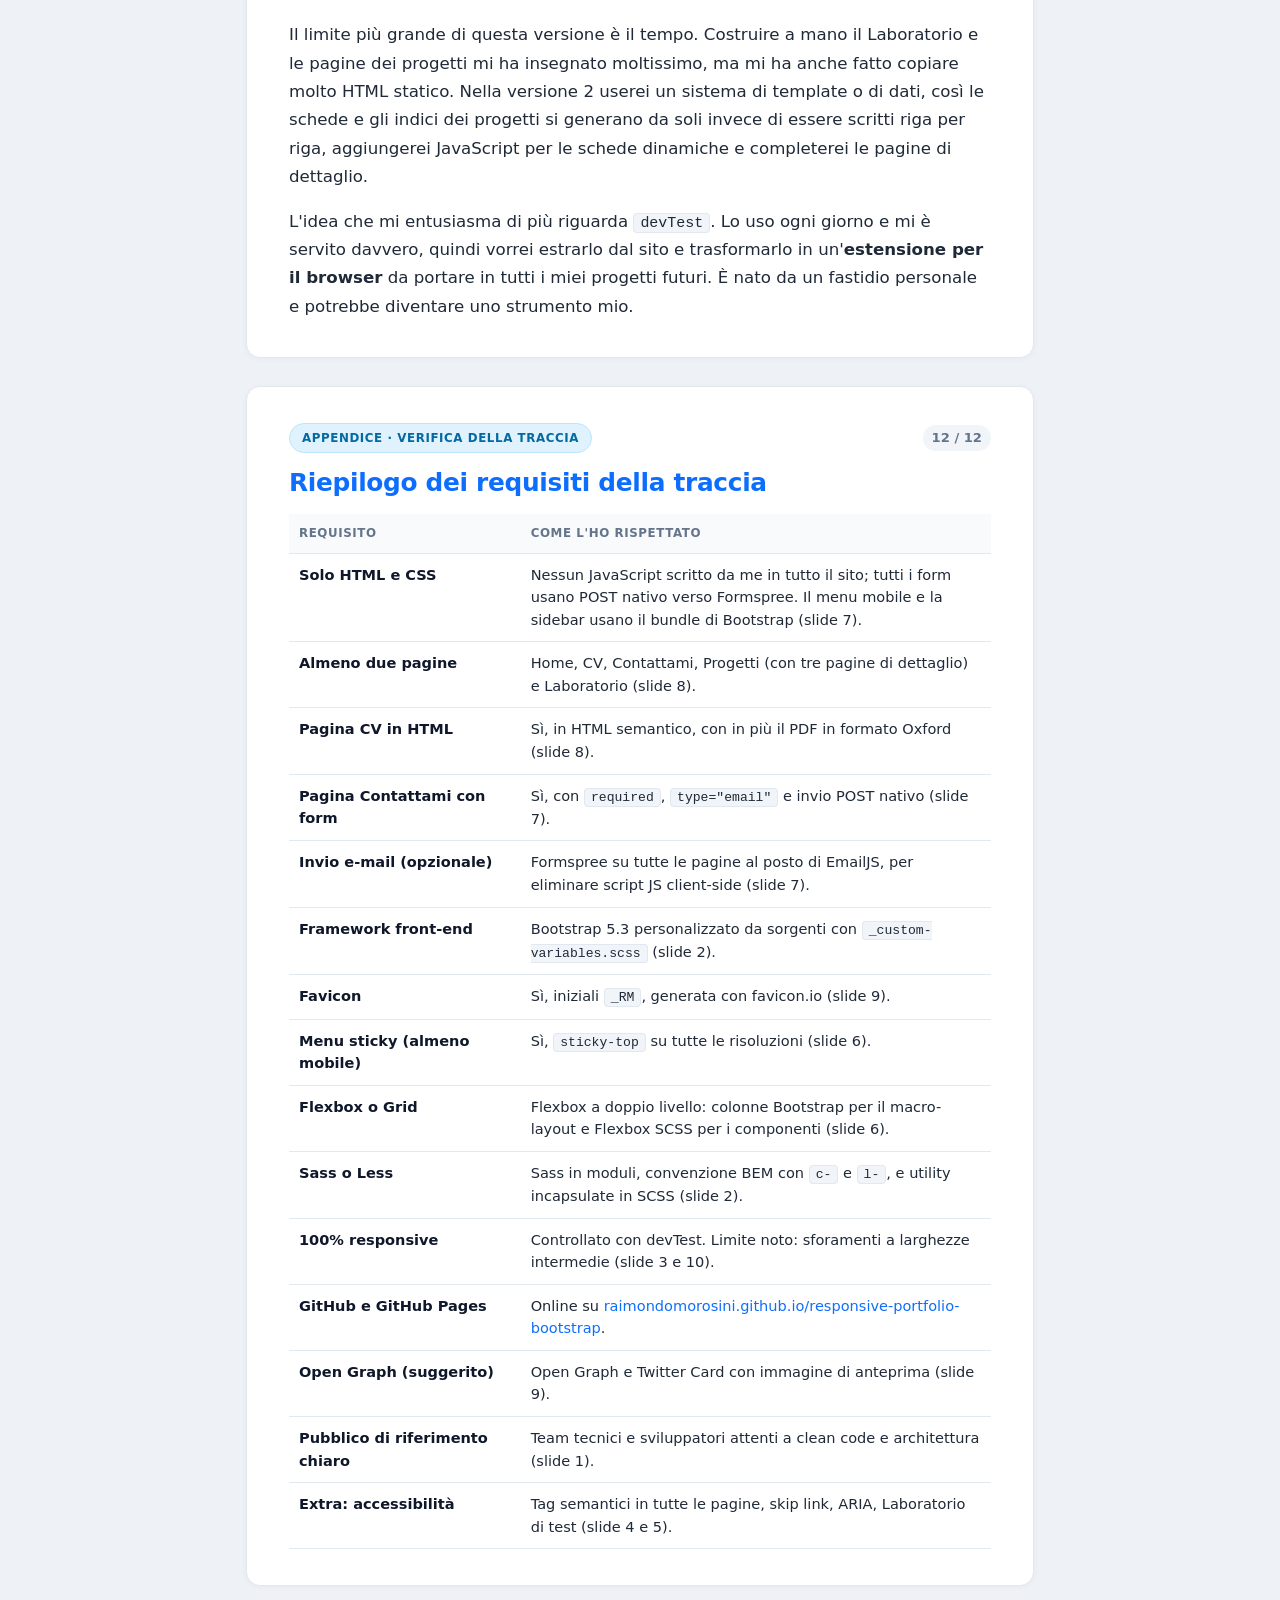
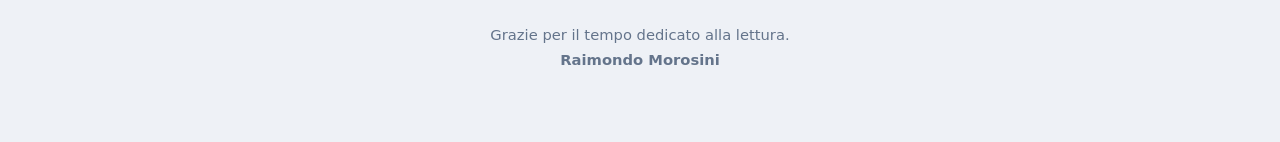
<file: presentazione_prof.html>
<!DOCTYPE html>
<html lang="it">
<head>
<meta charset="UTF-8">
<meta name="viewport" content="width=device-width, initial-scale=1.0">
<title>Come ho costruito il mio portfolio – Raimondo Morosini</title>
<style>
  :root {
    --bg: #eef1f6; --card: #ffffff; --text: #1f2937; --text-strong: #0f172a;
    --muted: #64748b; --accent: #0d6efd; --soft: #eff6ff; --line: #e2e8f0;
    --code: #0f172a; --codetext: #e2e8f0;
  }
  * { box-sizing: border-box; }
  body {
    margin: 0; background: var(--bg); color: var(--text);
    font-family: 'Segoe UI', system-ui, -apple-system, Roboto, Helvetica, Arial, sans-serif;
    line-height: 1.7; font-size: 1.04rem;
  }
  .wrap { max-width: 820px; margin: 0 auto; padding: 30px 16px 75px; }
  .slide {
    background: var(--card); border: 1px solid var(--line); border-radius: 14px;
    padding: 36px 42px; margin-bottom: 28px; box-shadow: 0 1px 6px rgba(15,23,42,.04);
  }
  .meta { display: flex; justify-content: space-between; align-items: center;
          gap: 10px; flex-wrap: wrap; margin-bottom: 14px; }
  .chip {
    font-size: .74rem; font-weight: 700; text-transform: uppercase; letter-spacing: .05em;
    color: #0369a1; background: #e0f2fe; border: 1px solid #bae6fd;
    border-radius: 999px; padding: 4px 12px;
  }
  .num { font-size: .82rem; font-weight: 700; color: var(--muted);
         background: #f1f5f9; padding: 2px 9px; border-radius: 999px; }
  h1 { font-size: 2.05rem; line-height: 1.25; margin: .1em 0 .35em;
       letter-spacing: -.4px; color: var(--text-strong); }
  h2 { font-size: 1.55rem; line-height: 1.3; margin: 0 0 .6em;
       color: var(--accent); letter-spacing: -.3px; }
  p { margin: 0 0 1em; }
  p:last-child { margin-bottom: 0; }
  .lead { font-size: 1.15rem; color: var(--muted); line-height: 1.6; margin-bottom: 1.2em; }
  em.key { font-style: normal; font-weight: 600; color: var(--text-strong);
           background: linear-gradient(transparent 62%, #dbeafe 62%); padding: 0 2px; }
  pre { background: var(--code); color: var(--codetext); padding: 14px 16px;
        border-radius: 8px; overflow-x: auto; font-size: .82rem; line-height: 1.5;
        margin: 1.1em 0 .4em; }
  code { font-family: Consolas, Monaco, 'Fira Code', monospace; font-size: .9em; }
  p code, li code, td code { background: #f1f5f9; padding: 1px 6px;
        border-radius: 4px; border: 1px solid #e2e8f0; }
  .cap { font-size: .82rem; color: var(--muted); margin: 0 0 1em; }
  .note { background: var(--soft); border-left: 4px solid var(--accent);
          border-radius: 6px; padding: 13px 17px; font-size: .95rem;
          margin: 1.2em 0; line-height: 1.6; }
  .note strong { color: #0369a1; }
  ul.plain { padding-left: 1.2em; margin: 0 0 1em; }
  ul.plain li { margin-bottom: .45em; }
  .devtest-badge { background: #0f172a; color: #22c55e; border: 1px solid #22c55e;
        padding: 9px 14px; border-radius: 6px; font-family: monospace; font-size: .85rem;
        display: flex; justify-content: space-between; align-items: center;
        gap: 10px; flex-wrap: wrap; margin: 1.1em 0; }
  .comparison-grid { display: grid; grid-template-columns: 1fr 1fr; gap: 12px;
        margin: 1.1em 0 .4em; }
  .code-col { background: var(--code); border-radius: 8px; padding: 12px 14px; overflow-x: auto; }
  .code-col-title { display: block; font-size: .74rem; font-weight: 700;
        text-transform: uppercase; letter-spacing: .5px; margin-bottom: 6px; }
  .code-col-title--before { color: #f87171; }
  .code-col-title--after { color: #4ade80; }
  .code-col pre { background: transparent; padding: 0; margin: 0; font-size: .78rem; line-height: 1.48; }
  table { width: 100%; border-collapse: collapse; font-size: .91rem; margin-top: .8em; }
  th, td { text-align: left; padding: 10px; border-bottom: 1px solid var(--line);
           vertical-align: top; line-height: 1.55; }
  th { font-size: .74rem; text-transform: uppercase; letter-spacing: .05em;
       color: var(--muted); background: #f8fafc; }
  td:first-child { font-weight: 600; color: var(--text-strong); width: 33%; }
  a { color: var(--accent); text-decoration: none; }
  a:hover { text-decoration: underline; }
  .sign { text-align: center; color: var(--muted); font-size: .92rem; margin-top: 36px; }
  @media (max-width: 650px) {
    .slide { padding: 24px 20px; } h1 { font-size: 1.65rem; } h2 { font-size: 1.35rem; }
    .comparison-grid { grid-template-columns: 1fr; }
  }
  @media print {
    body { background: #fff; } .wrap { max-width: 100%; padding: 0; }
    .slide { box-shadow: none; border: 1px solid #ccc; break-inside: avoid; margin-bottom: 20px; }
  }
</style>
</head>
<body>
<div class="wrap">

<!-- 1 -->
<section class="slide">
  <div class="meta"><span class="chip">Progetto finale · Corso base HTML e CSS</span><span class="num">01 / 12</span></div>
  <h1>Chi sono e a chi voglio parlare</h1>
  <p class="lead">Il racconto di come ho costruito il mio portfolio: le scelte, i dubbi e le cose che ho dovuto imparare strada facendo.</p>
  <p>Gentile Professore, ho scritto questa relazione perché un elenco di tecnologie non direbbe quasi nulla di ciò che è successo davvero. I requisiti della traccia li ho rispettati e li trova riepilogati nell'ultima pagina, ma ciò che mi interessa mostrarle è il ragionamento che sta dietro ogni scelta, compresi i punti in cui potrei migliorare.</p>
  <p>La traccia chiedeva di rendere chiaro <em class="key">chi vorrei che mi contattasse</em>, e da qui sono partito. Il mio percorso è soprattutto da sviluppatore: il linguaggio C, il backend in Java con Spring Boot, l'interfaccia in Vue.js. Non volevo un sito appariscente che promettesse un'esperienza che non ho. Mi sono presentato come Junior Software Developer attento al codice pulito e alla struttura, e mi rivolgo a team tecnici e sviluppatori che cercano qualcuno rigoroso con cui crescere.</p>
  <p>Non avendo ancora lavori commerciali da mostrare, ho seguito il suggerimento della traccia: <em class="key">il sito stesso è il mio progetto</em>, e ogni scelta al suo interno è una prova di come lavoro. Il repository è <code>responsive-portfolio-bootstrap</code>, il sito è online su <a href="https://dev-fray.github.io/responsive-portfolio-bootstrap/" target="_blank">GitHub Pages</a>.</p>
</section>

<!-- 2 -->
<section class="slide">
  <div class="meta"><span class="chip">Framework front-end · Sass</span><span class="num">02 / 12</span></div>
  <h2>Le fondamenta: Bootstrap, Sass e nomi che si capiscono</h2>
  <p>Ho scelto Bootstrap per avere una griglia affidabile e concentrarmi sul resto, ma ho cercato di non usarlo "così com'è", perché è il modo più veloce per ottenere un sito identico a mille altri. Per personalizzarlo ho scelto Sass invece di Less, perché si integra con Bootstrap in modo naturale e mi permetteva di riusare le sue variabili e i suoi breakpoint senza ricopiarli.</p>
  <p>Per evitare sovrascritture disordinate con <code>!important</code>, ho integrato Bootstrap dai file sorgenti SCSS: ho creato un file <code>_custom-variables.scss</code> con i miei parametri di design e l'ho importato <strong>prima</strong> di Bootstrap, così il framework compila già con la mia palette e la mia tipografia.</p>
  <pre><code>// assets/scss/style.scss
@import "custom-variables";             // parametri e colori, PRIMA
@import "../bootstrap-5.3.8/scss/bootstrap";
@import "layout/header";
@import "layout/sidebar";
@import "layout/main";
@import "layout/footer";
@import "components/hero";
@import "components/about";
@import "components/projects";
@import "components/contact";
@import "components/cv";</code></pre>
  <p>Sapevo anche che un unico foglio di stile lungo sarebbe diventato ingestibile, quindi ho diviso gli stili in piccoli file per componenti e layout e ho scelto la convenzione BEM con due prefissi: <code>c-</code> per i componenti e <code>l-</code> per il layout. Inoltre, per mantenere l'HTML leggibile e pulito, ho incapsulato le logiche di allineamento e flexbox direttamente nei file SCSS, riducendo al minimo l'uso di classi di utilità nel markup.</p>
  <pre><code>&lt;article class="c-project-card"&gt;
  &lt;div class="c-project-card__body"&gt;
    &lt;h3 class="c-project-card__title"&gt;...&lt;/h3&gt;
  &lt;/div&gt;
&lt;/article&gt;</code></pre>
  <p class="cap">Dalla pagina Progetti: la struttura si legge in modo chiaro e semantico.</p>
</section>

<!-- 3 -->
<section class="slide">
  <div class="meta"><span class="chip">100% responsive</span><span class="num">03 / 12</span></div>
  <h2>Un fastidio quotidiano diventato strumento: devTest</h2>
  <p>Mentre costruivo i layout con la griglia di Bootstrap mi succedeva sempre la stessa cosa: ridimensionavo la finestra e <em class="key">non capivo in quale breakpoint mi trovassi</em>. Aprivo gli strumenti del browser, leggevo i pixel, facevo i conti, e a ogni modifica perdevo il filo.</p>
  <p>Invece di abituarmi, ho creato un piccolo elemento, <code>devTest</code> <em>(un nome da rivedere, ma che sul momento spiegava perfettamente a cosa servisse)</em>, che sta sopra il sito e mi dice in tempo reale se sono in SM, MD, LG o XL, senza toccare il layout.</p>
  <div class="devtest-badge"><span>[ devTest Overlay ]</span><strong>Breakpoint Attivo: LG (≥992px)</strong></div>
  <p>La prima versione era in CSS puro: circa 45 righe di media query quasi identiche, scritte a mano. Funzionava, ma ripetermi mi dava fastidio. Quando ho studiato i cicli di Sass ho capito che i breakpoint di Bootstrap erano già tutti in una mappa (<code>$grid-breakpoints</code>) e che bastava leggerla. Sono scese a 8 righe, e se Bootstrap cambia i suoi valori il mio strumento si aggiorna da solo. Per me è stato il momento in cui ho capito perché un preprocessore valga la pena: non perché si scrive meno, ma perché il CSS comincia a ragionare.</p>
  <div class="comparison-grid">
    <div class="code-col">
      <span class="code-col-title code-col-title--before">Prima: CSS manuale (~45 righe)</span>
      <pre><code>@media (min-width: 576px) {
  .devTest::before { content: "SM"; }
}
@media (min-width: 768px) {
  .devTest::before { content: "MD"; }
}
/* ...per ogni breakpoint */</code></pre>
    </div>
    <div class="code-col">
      <span class="code-col-title code-col-title--after">Dopo: ciclo Sass (8 righe)</span>
      <pre><code>.devTest {
  @each $bp, $val in $grid-breakpoints {
    @include media-breakpoint-up($bp) {
      &amp;::before {
        content: "#{$bp} (≥#{$val})";
      }
    }
  }
}</code></pre>
    </div>
  </div>
</section>

<!-- 4 -->
<section class="slide">
  <div class="meta"><span class="chip">Di mia iniziativa · Accessibilità</span><span class="num">04 / 12</span></div>
  <h2>Un'accessibilità che parte dall'HTML</h2>
  <p>Prima ancora di pensare a colori e contrasti, la mia idea di accessibilità è partita da una cosa semplice: scrivere l'HTML dicendo che cos'è ogni parte della pagina. In <em class="key">tutte le pagine del sito</em>, non solo in una, ho usato <code>header</code>, <code>main</code>, <code>aside</code>, <code>article</code> e <code>nav</code> al posto di una pila di <code>div</code>. Se uno strumento di lettura vocale riesce a orientarsi, di solito ci riesce anche un motore di ricerca.</p>
  <p>Sopra questa base ho aggiunto qualche accorgimento per chi naviga con la tastiera o con uno screen reader: uno <strong>skip link</strong> per saltare il menu e andare al contenuto, un <code>aria-label</code> diverso per ognuna delle navigazioni (menu principale, percorso, navigazione secondaria), <code>aria-current</code> sulla voce attiva e <code>aria-hidden</code> sulle icone solo decorative, che sarebbero rumore.</p>
  <pre><code>&lt;a href="#projects" class="visually-hidden-focusable"&gt;
  Salta al contenuto principale
&lt;/a&gt;
&lt;nav aria-label="Percorso di navigazione"&gt;...&lt;/nav&gt;
&lt;i class="bi bi-cpu" aria-hidden="true"&gt;&lt;/i&gt;</code></pre>
  <p>La traccia non lo chiedeva, ma mi sembrava il modo giusto di costruire un sito che deve essere usato da persone diverse. Lo considero un inizio, non un punto di arrivo, e nelle prossime slide spiego come ho cercato di verificarlo.</p>
</section>

<!-- 5 -->
<section class="slide">
  <div class="meta"><span class="chip">Tocco personale · Accessibilità</span><span class="num">05 / 12</span></div>
  <h2>Il Laboratorio: guardare con i propri occhi</h2>
  <p>Il Laboratorio è nato come un unico posto dove riunire tutti gli elementi grafici del sito. Il motivo è pratico: avevo bisogno di calibrare insieme colori, dimensioni e contrasti per rispettare i parametri WCAG, e di vedere stati dinamici come hover e focus, che gli strumenti automatici non sempre catturano e che io, con le conoscenze di adesso, non sapevo come verificare se non guardandoli direttamente.</p>
  <p>Il primo caso è stato proprio il <em class="key">focus</em>. Il mio primo tentativo usava il blu standard di Bootstrap, ma sul tema scuro del sito non si distingueva a sufficienza: chi naviga da tastiera avrebbe fatto fatica a orientarsi. In <code>laboratorio/index.html</code> (nel menu si chiama "Componenti") ho riunito bottoni, card, link e testi e li ho provati fianco a fianco, anche con simulatori SVG del daltonismo (protanopia, deuteranopia, tritanopia), arrivando a calibrare un giallo acceso ad alto contrasto (<code>#fde047</code>) che spicca immediatamente sullo sfondo scuro.</p>
  <pre><code>/* assets/scss/style.scss &amp; _custom-variables.scss */
$focus-ring-color: #fde047; // Giallo vivo per contrasto WCAG su tema scuro

:focus-visible {
  outline: 3px solid $focus-ring-color;
  outline-offset: 2px;
}</code></pre>
  <p>I valori fissati lì sono poi finiti su tutto il sito. Solo dopo ho usato WAVE e Lighthouse, come conferma e non come obiettivo. Il Laboratorio mi è costato tempo, perché in HTML statico ogni componente va ricopiato a mano (ci torno nell'ultima parte), ma è il luogo in cui ho imparato di più.</p>
</section>

<!-- 6 -->
<section class="slide">
  <div class="meta"><span class="chip">Menu sticky · Flexbox e Layout</span><span class="num">06 / 12</span></div>
  <h2>Un sito che si lascia attraversare: menu, griglia e sidebar</h2>
  <p>Il menu in alto usa <code>sticky-top</code> su tutte le risoluzioni, quindi resta sempre a portata di mano, mentre su telefono si compatta in un pulsante a comparsa. La difficoltà era evitare che una testata fissa occupasse troppo spazio sugli schermi piccoli.</p>
  <p>Per la struttura ho chiarito bene la gerarchia visiva. Il <strong>sistema a 12 colonne</strong> di Bootstrap (che poggia interamente su <strong>Flexbox</strong>) decide la macro-composizione della pagina: nella pagina Progetti e nella Home la sidebar occupa 3 colonne e il contenuto principale 9 su desktop, mentre sotto i 992px la sidebar si posiziona in cima a tutta larghezza. <strong>Flexbox</strong> lo uso poi direttamente nei componenti SCSS, per allineare link, icone e bottoni, e per far sì che le card abbiano altezze coerenti. In sostanza, il sistema a colonne pensa alla pagina e Flexbox governa i pezzi che la compongono, senza inquinare l'HTML di utility classes superflue.</p>
  <p>La sidebar contiene breadcrumb e indice della pagina, due accorgimenti che servono a non perdersi, e l'indice evidenzia la sezione attiva mentre si scorre.</p>
</section>

<!-- 7 -->
<section class="slide">
  <div class="meta"><span class="chip">Solo HTML e CSS · Form</span><span class="num">07 / 12</span></div>
  <h2>Il vincolo "solo HTML e CSS": dove l'ho rispettato e dove no</h2>
  <p>Per il form di contatto la traccia suggeriva EmailJS, ma studiando la documentazione ho visto che richiede librerie e script JavaScript lato client. Per rispettare rigorosamente il perimetro del corso, ho scelto <strong>Formspree</strong> sia per la Home che per la pagina dedicata Contatti: il modulo invia i dati con una normale richiesta nativa <code>method="POST"</code> e il messaggio arriva nella mia casella, senza una sola riga di JavaScript scritta da me. I controlli sui campi sono quelli nativi del browser, <code>required</code> e <code>type="email"</code>. Il form permette inoltre di evitare bot e spam rispetto all'inserimento di recapiti in chiaro.</p>
  <pre><code>&lt;form action="https://formspree.io/f/mykapdvj" method="POST"&gt;
  &lt;input type="email" name="email" required placeholder="tua.email@esempio.it"&gt;
  &lt;textarea name="message" required rows="4" placeholder="Il tuo messaggio..."&gt;&lt;/textarea&gt;
  &lt;button type="submit"&gt;Invia Messaggio&lt;/button&gt;
&lt;/form&gt;</code></pre>
  <div class="note"><strong>Una precisazione, per onestà.</strong> Non ho scritto alcun codice JavaScript mio in nessuna pagina del sito; l'unico JS presente è il bundle ufficiale di Bootstrap per il menu a comparsa su mobile e l'aggiornamento dell'indice della sidebar. L'ho considerato parte del framework richiesto dalla traccia, ma preferisco dichiararlo con trasparenza.</div>
</section>

<!-- 8 -->
<section class="slide">
  <div class="meta"><span class="chip">Pagina CV · Pagine del sito</span><span class="num">08 / 12</span></div>
  <h2>Le pagine: il CV e i progetti</h2>
  <p>Il <strong>CV</strong> è una pagina in HTML semantico, come richiesto, e l'ho affiancato da una versione PDF nel formato classico Oxford: la prima si legge subito dal sito, la seconda è pronta per essere inviata in una candidatura vera.</p>
  <p>La pagina <strong>Progetti</strong> presenta i miei tre ambiti: il C a basso livello, il backend Java con Spring Boot e il frontend Vue.js, ciascuno con una scheda che porta a una pagina di dettaglio. Qui devo essere sincero: quelle pagine di dettaglio sono ancora "work in progress", e lo dicono con un'etichetta ben visibile. Ho preferito dichiararlo piuttosto che riempirle di testo posticcio, perché voglio documentare i progetti bene e non in fretta. Ho curato intanto struttura, breadcrumb e indice, così i contenuti potranno entrare senza rifare il layout.</p>
</section>

<!-- 9 -->
<section class="slide">
  <div class="meta"><span class="chip">Favicon · Open Graph</span><span class="num">09 / 12</span></div>
  <h2>I dettagli che non si vedono (quasi)</h2>
  <p>La <strong>favicon</strong> l'ho generata con favicon.io a partire dalle mie iniziali, <code>_RM</code>, in un carattere monospazio (JetBrains Mono) che richiama il codice. Non sono un grafico e non volevo improvvisarmi: ho preferito un'idea semplice fatta bene, con tutto il pacchetto che serve (ICO, PNG 16 e 32, icona per Apple e manifest).</p>
  <p>Seguendo il suggerimento della traccia ho aggiunto i tag <strong>Open Graph</strong> e le Twitter Card, che decidono come appare il sito quando viene condiviso: titolo, descrizione e un'immagine di anteprima dedicata. Dietro c'è un'idea semplice, ovvero che il primo contatto con il mio sito avvenga spesso in un link incollato in una chat. Per i motori di ricerca ho aggiunto anche i dati strutturati Schema.org in JSON-LD.</p>
  <pre><code>&lt;meta property="og:title" content="Raimondo Morosini - Junior Software Developer"&gt;
&lt;meta property="og:image" content="https://.../assets/img/og-image.png"&gt;
&lt;meta property="twitter:card" content="summary_large_image"&gt;</code></pre>
</section>

<!-- 10 -->
<section class="slide">
  <div class="meta"><span class="chip">Collaudo · Strumenti di analisi</span><span class="num">10 / 12</span></div>
  <h2>Cosa non funziona ancora</h2>
  <p>La voglia di approfondire l'accessibilità mi ha portato a cercare e studiare strumenti per capire cosa mi mancava: WAVE, Lighthouse, Axe DevTools e simulatori visivi. Usarli mi ha reso molto più attento e preciso anche nel modo in cui scrivo il codice.</p>
  <p>I risultati sono buoni: 0 errori su WAVE e 100/100 in accessibilità su Lighthouse. Ma un punteggio perfetto non vuol dire che non ci sia più nulla da migliorare, e preferisco dirle io i difetti che ho trovato.</p>
  <ul class="plain">
    <li><strong>ScrollSpy:</strong> con uno scroll molto veloce, l'indice della sidebar non sempre evidenzia la sezione giusta con prontezza. La calibrazione dell'offset è da rifinire.</li>
    <li><strong>Animazioni:</strong> sono sobrie, ma più basilari di come le avrei volute, e lo stato di focus animato funziona bene sui pulsanti principali e non in modo uniforme su alcuni link annidati.</li>
    <li><strong>Sforamenti:</strong> a certe larghezze intermedie, appena prima di un breakpoint, qualche card lascia sforare leggermente il testo. L'ho isolato proprio grazie a <code>devTest</code>.</li>
  </ul>
  <p>So anche che l'accessibilità vera si misura con persone reali e con pattern da tastiera più avanzati di quelli che ho affrontato, e che gli strumenti automatici ne vedono solo una parte.</p>
</section>

<!-- 11 -->
<section class="slide">
  <div class="meta"><span class="chip">Riflessione finale</span><span class="num">11 / 12</span></div>
  <h2>Cosa mi porto via e cosa farei dopo</h2>
  <p>Questo progetto mi ha confermato che il front-end non è decorazione: richiede lo stesso rigore del resto dello sviluppo, con struttura, nomi chiari e attenzione a chi usa il sito.</p>
  <p>Ho anche capito dove voglio crescere. Sull'accessibilità sento di avere ancora molto da imparare. Sulle animazioni più ricche non so ancora se investire tempo o concentrarmi sull'architettura del software, e preferisco ammettere il dubbio.</p>
  <p>Il limite più grande di questa versione è il tempo. Costruire a mano il Laboratorio e le pagine dei progetti mi ha insegnato moltissimo, ma mi ha anche fatto copiare molto HTML statico. Nella versione 2 userei un sistema di template o di dati, così le schede e gli indici dei progetti si generano da soli invece di essere scritti riga per riga, aggiungerei JavaScript per le schede dinamiche e completerei le pagine di dettaglio.</p>
  <p>L'idea che mi entusiasma di più riguarda <code>devTest</code>. Lo uso ogni giorno e mi è servito davvero, quindi vorrei estrarlo dal sito e trasformarlo in un'<strong>estensione per il browser</strong> da portare in tutti i miei progetti futuri. È nato da un fastidio personale e potrebbe diventare uno strumento mio.</p>
</section>

<!-- 12 -->
<section class="slide">
  <div class="meta"><span class="chip">Appendice · Verifica della traccia</span><span class="num">12 / 12</span></div>
  <h2>Riepilogo dei requisiti della traccia</h2>
  <table>
    <thead><tr><th>Requisito</th><th>Come l'ho rispettato</th></tr></thead>
    <tbody>
      <tr><td>Solo HTML e CSS</td><td>Nessun JavaScript scritto da me in tutto il sito; tutti i form usano POST nativo verso Formspree. Il menu mobile e la sidebar usano il bundle di Bootstrap (slide 7).</td></tr>
      <tr><td>Almeno due pagine</td><td>Home, CV, Contattami, Progetti (con tre pagine di dettaglio) e Laboratorio (slide 8).</td></tr>
      <tr><td>Pagina CV in HTML</td><td>Sì, in HTML semantico, con in più il PDF in formato Oxford (slide 8).</td></tr>
      <tr><td>Pagina Contattami con form</td><td>Sì, con <code>required</code>, <code>type="email"</code> e invio POST nativo (slide 7).</td></tr>
      <tr><td>Invio e-mail (opzionale)</td><td>Formspree su tutte le pagine al posto di EmailJS, per eliminare script JS client-side (slide 7).</td></tr>
      <tr><td>Framework front-end</td><td>Bootstrap 5.3 personalizzato da sorgenti con <code>_custom-variables.scss</code> (slide 2).</td></tr>
      <tr><td>Favicon</td><td>Sì, iniziali <code>_RM</code>, generata con favicon.io (slide 9).</td></tr>
      <tr><td>Menu sticky (almeno mobile)</td><td>Sì, <code>sticky-top</code> su tutte le risoluzioni (slide 6).</td></tr>
      <tr><td>Flexbox o Grid</td><td>Flexbox a doppio livello: colonne Bootstrap per il macro-layout e Flexbox SCSS per i componenti (slide 6).</td></tr>
      <tr><td>Sass o Less</td><td>Sass in moduli, convenzione BEM con <code>c-</code> e <code>l-</code>, e utility incapsulate in SCSS (slide 2).</td></tr>
      <tr><td>100% responsive</td><td>Controllato con devTest. Limite noto: sforamenti a larghezze intermedie (slide 3 e 10).</td></tr>
      <tr><td>GitHub e GitHub Pages</td><td>Online su <a href="https://raimondomorosini.github.io/responsive-portfolio-bootstrap/" target="_blank">raimondomorosini.github.io/responsive-portfolio-bootstrap</a>.</td></tr>
      <tr><td>Open Graph (suggerito)</td><td>Open Graph e Twitter Card con immagine di anteprima (slide 9).</td></tr>
      <tr><td>Pubblico di riferimento chiaro</td><td>Team tecnici e sviluppatori attenti a clean code e architettura (slide 1).</td></tr>
      <tr><td>Extra: accessibilità</td><td>Tag semantici in tutte le pagine, skip link, ARIA, Laboratorio di test (slide 4 e 5).</td></tr>
    </tbody>
  </table>
</section>

<p class="sign">Grazie per il tempo dedicato alla lettura.<br><strong>Raimondo Morosini</strong></p>

</div>
</body>
</html>
</file>
